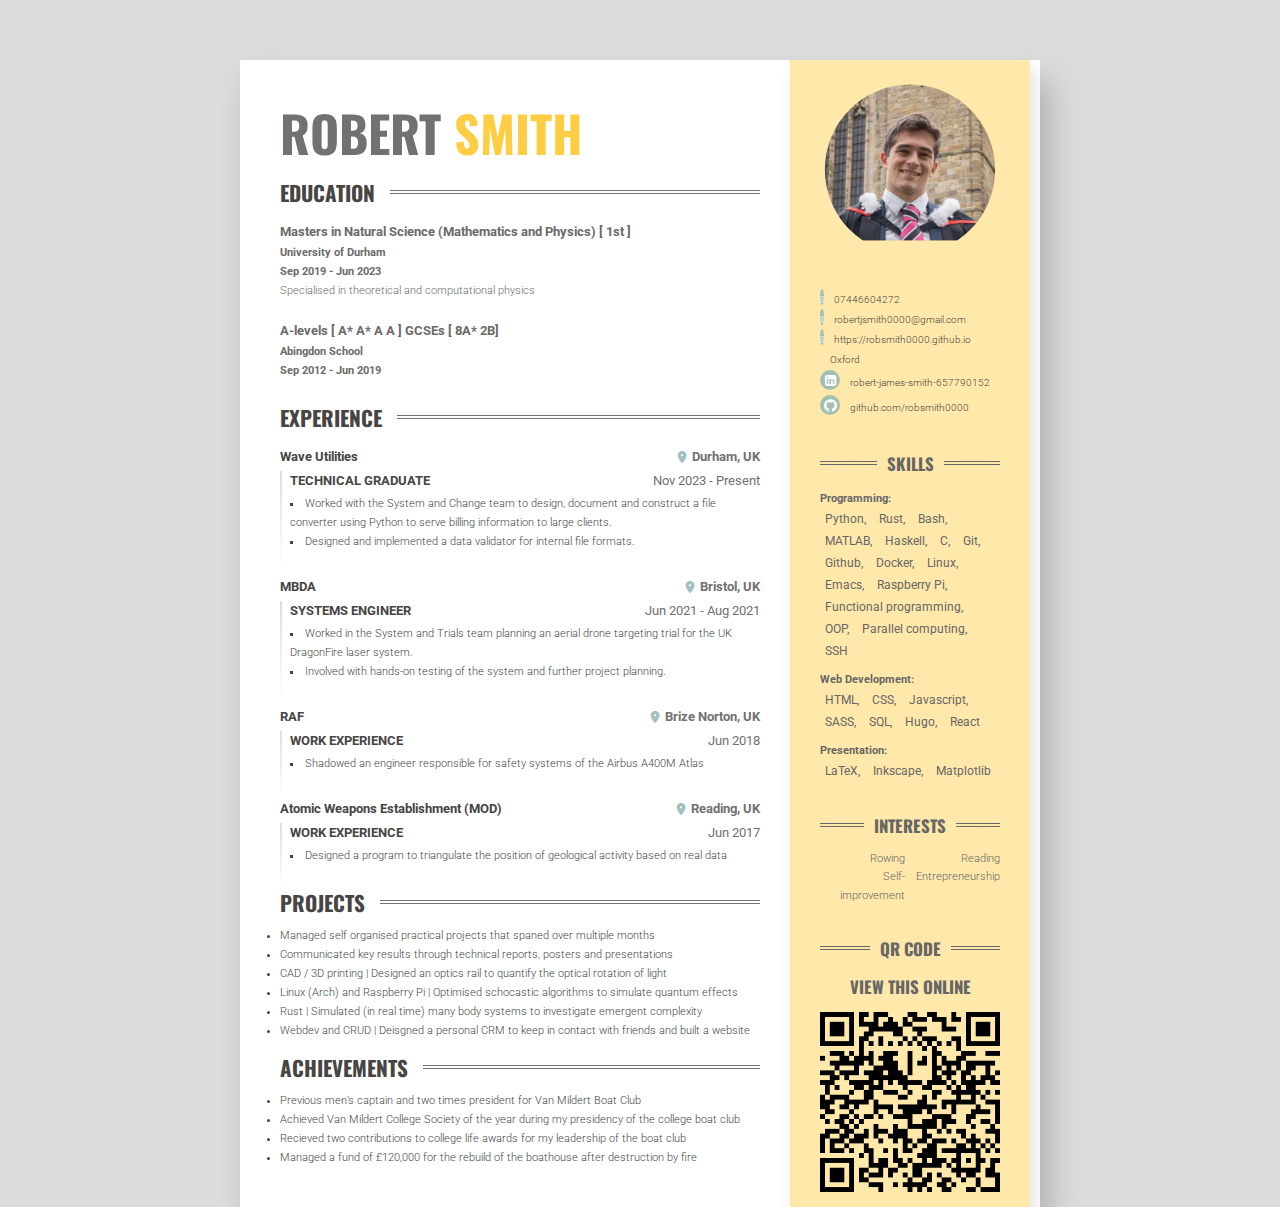
<file: posts/cv/index.html>
<!DOCTYPE html>
<html lang="en">



<head>
	<meta name="generator" content="Hugo 0.122.0">
    <meta charset="UTF-8">
    <meta name="viewport" content="width=device-width, initial-scale=1.0">
    <title>Robert Smith CV</title>
    
    <link href="img/favicon.ico" rel="icon">

    <link rel="canonical" href="https://example.com/" />
    <link rel="stylesheet" href="https://fonts.googleapis.com/css?family=Oswald" />
    <link rel="stylesheet" href="https://fonts.googleapis.com/css?family=Roboto" />
    <link rel="stylesheet" href="https://fonts.googleapis.com/icon?family=Material+Icons" />
    <link rel="stylesheet" href="https://cdnjs.cloudflare.com/ajax/libs/font-awesome/5.15.3/css/all.min.css"
        integrity="sha512-iBBXm8fW90+nuLcSKlbmrPcLa0OT92xO1BIsZ+ywDWZCvqsWgccV3gFoRBv0z+8dLJgyAHIhR35VZc2oM/gI1w=="
        crossorigin="anonymous" referrerpolicy="no-referrer" />
    <link rel="stylesheet" href="/posts/cv/style.main.min.20ca61f69aa3379511a6ec78429ed2536dc9553fe0f4dd7cab295502c21b2d00.css" integrity="sha256-IMph9pqjN5URpux4Qp7SU23JVT/g9N18qylVAsIbLQA="
        crossorigin="anonymous" media="screen,print" />

    
    <meta property="og:title" content="Robert Smith CV" />
    <meta property="og:url" content="https://example.com/" />
    <meta property="og:type" content="website" />
    
    <meta property="og:image" content="https://example.com/posts/cv/img/grad2.jpg" />
    
    
    

    
</head>

<body>
    <div class="content">
        
            <div class="content__left">
                
                <h1 class="mainHeading">Robert <span>Smith</span></h1>
                

                
<div id="education" class="section">
    <div class="section__heading">
        <h2 class="section__title">
            Education
        </h2>
    </div>
    <div class="section__content">
        
        <div class="education__item">
            <h3 class="education__title">Masters in Natural Science (Mathematics and Physics) [ 1st ]</h3>
            <h4 class="education__place">University of Durham</h4>
            <h4 class="education__date">Sep 2019 - Jun 2023</h4>
            <div class="education__description">Specialised in theoretical and computational physics</div>
            <div style="height: 10px;"></div>

        </div>
        
        <div class="education__item">
            <h3 class="education__title">A-levels [ A* A* A A ]  GCSEs [ 8A* 2B]</h3>
            <h4 class="education__place">Abingdon School</h4>
            <h4 class="education__date">Sep 2012 - Jun 2019</h4>
            <div class="education__description"></div>
            <div style="height: 10px;"></div>

        </div>
        
    </div>
</div>

                
<div id="experience" class="section">
    <div class="section__heading">
        <h2 class="section__title">Experience</h2>
    </div>
    <div class="section__content">
        <div class="experience">
            
            
            <div class="experience__item">
            
                <div class="experience__header">
                    <h3 class="experience__company">
                        Wave Utilities
                    </h3>
                    <h3 class="experience__place">Durham, UK</h3>
                </div>
                
                <div class="experience__job">
                    <div class="experience__subheader">
                        <h3 class="experience__position">
                            Technical Graduate
                        </h3>
                        <h3 class="experience__date">Nov 2023 - Present</h3>
                    </div>
                    <ul>
                        
                        <li class="experience__bullet">Worked with the System and Change team to design, document and construct a file converter using Python to serve billing information to large clients.</li>
                        
                        <li class="experience__bullet">Designed and implemented a data validator for internal file formats.</li>
                        
                    </ul>
                    <div class="experience__badges">
                        <ul>
                            
                        </ul>
                    </div>
                </div>
                
            </div>
            
            
            <div class="experience__item">
            
                <div class="experience__header">
                    <h3 class="experience__company">
                        MBDA
                    </h3>
                    <h3 class="experience__place">Bristol, UK</h3>
                </div>
                
                <div class="experience__job">
                    <div class="experience__subheader">
                        <h3 class="experience__position">
                            Systems Engineer
                        </h3>
                        <h3 class="experience__date">Jun 2021 - Aug 2021</h3>
                    </div>
                    <ul>
                        
                        <li class="experience__bullet">Worked in the System and Trials team planning an aerial drone targeting trial for the UK DragonFire laser system.</li>
                        
                        <li class="experience__bullet">Involved with hands-on testing of the system and further project planning.</li>
                        
                    </ul>
                    <div class="experience__badges">
                        <ul>
                            
                        </ul>
                    </div>
                </div>
                
            </div>
            
            
            <div class="experience__item">
            
                <div class="experience__header">
                    <h3 class="experience__company">
                        RAF
                    </h3>
                    <h3 class="experience__place">Brize Norton, UK</h3>
                </div>
                
                <div class="experience__job">
                    <div class="experience__subheader">
                        <h3 class="experience__position">
                            Work experience
                        </h3>
                        <h3 class="experience__date">Jun 2018</h3>
                    </div>
                    <ul>
                        
                        <li class="experience__bullet">Shadowed an engineer responsible for safety systems of the Airbus A400M Atlas</li>
                        
                    </ul>
                    <div class="experience__badges">
                        <ul>
                            
                        </ul>
                    </div>
                </div>
                
            </div>
            
            
            <div class="experience__item">
            
                <div class="experience__header">
                    <h3 class="experience__company">
                        Atomic Weapons Establishment (MOD)
                    </h3>
                    <h3 class="experience__place">Reading, UK</h3>
                </div>
                
                <div class="experience__job">
                    <div class="experience__subheader">
                        <h3 class="experience__position">
                            Work experience
                        </h3>
                        <h3 class="experience__date">Jun 2017</h3>
                    </div>
                    <ul>
                        
                        <li class="experience__bullet">Designed a program to triangulate the position of geological activity based on real data</li>
                        
                    </ul>
                    <div class="experience__badges">
                        <ul>
                            
                        </ul>
                    </div>
                </div>
                
            </div>
            
        </div>
    </div>
</div>


                

                

                
<div class="clickable" title="Check out my work!"
    onclick="openInNewTab('https://robsmith0000.github.io/posts/academic-work/')">
    <div id="test" class="section">
        <div class="section__heading">
            <h2 class="section__title">Projects</h2>
        </div>
        <div>
            <div class="list">
                
                <li>Managed self organised practical projects that spaned over multiple months</li>
                
                <li>Communicated key results through technical reports, posters and presentations</li>
                
                <li>CAD / 3D printing | Designed an optics rail to quantify the optical rotation of light</li>
                
                <li>Linux (Arch) and Raspberry Pi | Optimised schocastic algorithms to simulate quantum effects</li>
                
                <li>Rust | Simulated (in real time) many body systems to investigate emergent complexity</li>
                
                <li>Webdev and CRUD | Deisgned a personal CRM to keep in contact with friends and built a website</li>
                
            </div>
        </div>
    </div>
</div>


<script>
    function openInNewTab(url) {
        window.open(url, '_blank');
    }
</script>
                
<div id="test" class="section">
    <div class="section__heading">
        <h2 class="section__title">Achievements</h2>
    </div>
    <div>
        <div class="list">
            
            <li>Previous men’s captain and two times president for Van Mildert Boat Club</li>
            
            <li>Achieved Van Mildert College Society of the year during my presidency of the college boat club</li>
            
            <li>Recieved two contributions to college life awards for my leadership of the boat club</li>
            
            <li>Managed a fund of £120,000 for the rebuild of the boathouse after destruction by fire</li>
            
        </div>
    </div>
</div>


            </div>
            
                <div class="content__right">
                    
                    
    <div class="sideSection avatar">
        <div class="avatar__container">
            <img class="avatar__img" src="/posts/cv/img/grad2.jpg" alt="photo of me">
        </div>
    </div>

                    <link rel="stylesheet" href="https://cdnjs.cloudflare.com/ajax/libs/font-awesome/4.7.0/css/font-awesome.min.css">

<div class="sideSection contact">
    <ul>
        
        <li class="contact__item">
            <i class="fas fa-phone"></i><span><a href="tel:+07446604272">07446604272</a></span>
        </li>
        
        <li class="contact__item">
            <i class="fas fa-envelope"></i><span><a href="mailto:robertjsmith0000@gmail.com">robertjsmith0000@gmail.com</a></span>
        </li>
        
        <li class="contact__item">
            <i class="fas fa-globe"></i><span><a href="https://robsmith0000.github.io/" target="_blank">https://robsmith0000.github.io</a></span>
        </li>
        
        <li class="contact__item">
            <i class="fas fa-map-marker-alt"></i><span><a href="https://www.google.co.uk/maps/place/Oxford/@51.7503874,-1.3301595,12z/data=!3m1!4b1!4m6!3m5!1s0x48713380adc41faf:0xc820dba8cb547402!8m2!3d51.7520209!4d-1.2577263!16zL20vMDVsNW4?entry=ttu" target="_blank">Oxford</a></span>
        </li>
        
        <li class="contact__item">
            <i class="fa fa-linkedin-square"></i><span><a href="https://linkedin.com/in/robert-james-smith-657790152" target="_blank">robert-james-smith-657790152</a></span>
        </li>
        
        <li class="contact__item">
            <i class="fa fa-github"></i><span><a href="https://github.com/robsmith0000" target="_blank">github.com/robsmith0000</a></span>
        </li>
        
    </ul>
</div>

                    
<div class="sideSection">
    <div class="sideSection__heading">
        <h2 class="sideSection__title">Skills</h2>
    </div>
    <div class="sideSection__content">
        <ul class="skills">
            <li>
                
                <ul class="skills__group">
                    <span>Programming</span>
                    <br>
                    
                    <li>Python</li>
                    
                    <li>Rust</li>
                    
                    <li>Bash</li>
                    
                    <li>MATLAB</li>
                    
                    <li>Haskell</li>
                    
                    <li>C</li>
                    
                    <li>Git</li>
                    
                    <li>Github</li>
                    
                    <li>Docker</li>
                    
                    <li>Linux</li>
                    
                    <li>Emacs</li>
                    
                    <li>Raspberry Pi</li>
                    
                    <li>Functional programming</li>
                    
                    <li>OOP</li>
                    
                    <li>Parallel computing</li>
                    
                    <li>SSH</li>
                    
                </ul>
                
                <ul class="skills__group">
                    <span>Web Development</span>
                    <br>
                    
                    <li>HTML</li>
                    
                    <li>CSS</li>
                    
                    <li>Javascript</li>
                    
                    <li>SASS</li>
                    
                    <li>SQL</li>
                    
                    <li>Hugo</li>
                    
                    <li>React</li>
                    
                </ul>
                
                <ul class="skills__group">
                    <span>Presentation</span>
                    <br>
                    
                    <li>LaTeX</li>
                    
                    <li>Inkscape</li>
                    
                    <li>Matplotlib</li>
                    
                </ul>
                
            </li>
        </ul>
    </div>
</div>


                    

                    

                    
<div class="sideSection">
    <div class="sideSection__heading">
        <h2 class="sideSection__title">Interests</h2>
    </div>
    <div class="sideSection__content">
        <ul class="interests">
            
            <li class="interests__item">Rowing</li>
            
            <li class="interests__item">Self-improvement</li>
            
            <li class="interests__item">Reading</li>
            
            <li class="interests__item">Entrepreneurship</li>
            
        </ul>
    </div>
</div>


                    

<div class="sideSection">
    <div class="sideSection__heading">
        <h2 class="sideSection__title">QR code</h2>
    </div>
    <h2 class="center"> View this online</h2>
    <img src="/posts/cv/img/qrcode.png" alt="QR code" width=180>
</div>
                </div>
            </div>
</body>

</html>
</file>
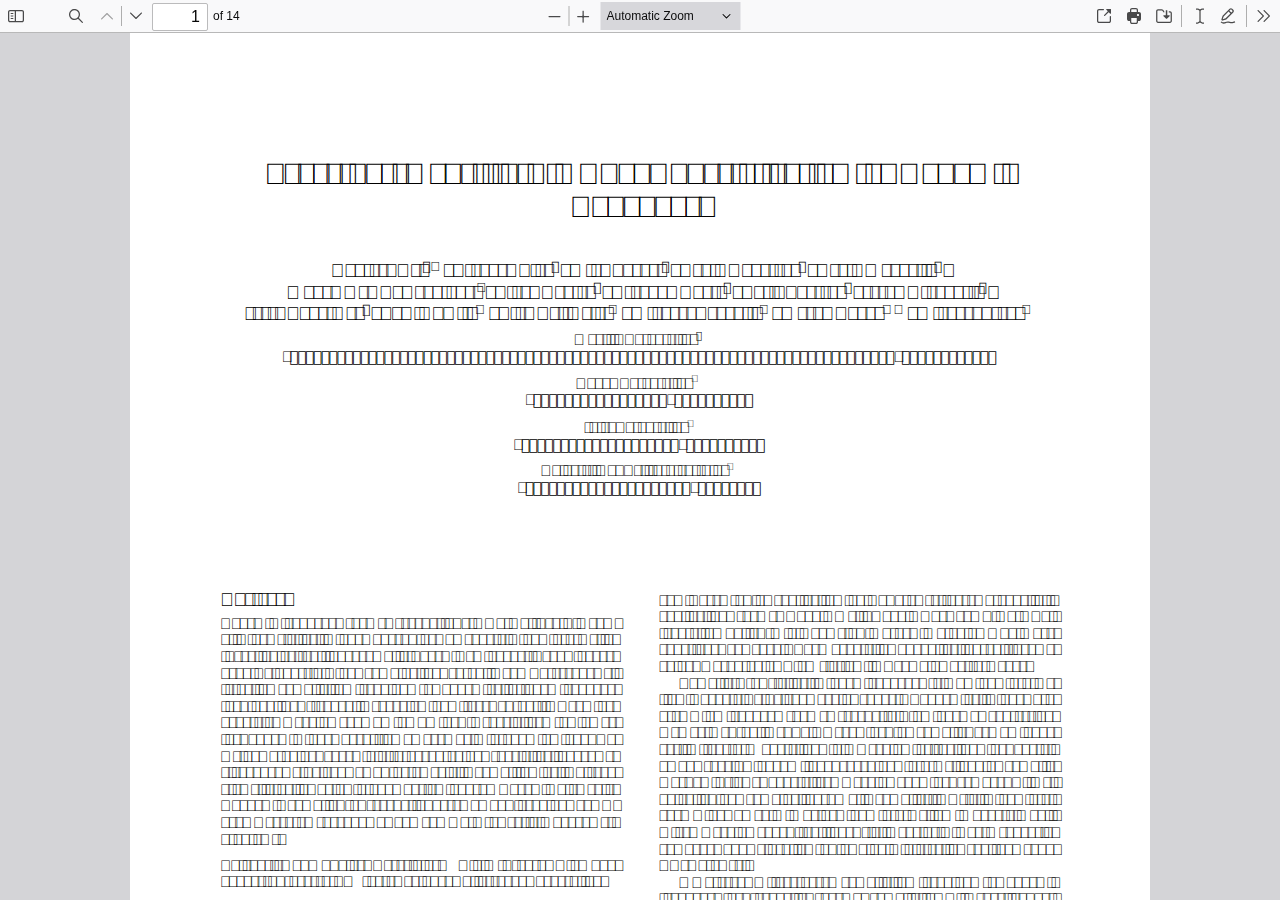
<file: js/pdf-js/web/viewer.html>
<!DOCTYPE html>
<!--
Copyright 2012 Mozilla Foundation

Licensed under the Apache License, Version 2.0 (the "License");
you may not use this file except in compliance with the License.
You may obtain a copy of the License at

    http://www.apache.org/licenses/LICENSE-2.0

Unless required by applicable law or agreed to in writing, software
distributed under the License is distributed on an "AS IS" BASIS,
WITHOUT WARRANTIES OR CONDITIONS OF ANY KIND, either express or implied.
See the License for the specific language governing permissions and
limitations under the License.

Adobe CMap resources are covered by their own copyright but the same license:

    Copyright 1990-2015 Adobe Systems Incorporated.

See https://github.com/adobe-type-tools/cmap-resources
-->
<html dir="ltr" mozdisallowselectionprint>
  <head>
    <meta charset="utf-8">
    <meta name="viewport" content="width=device-width, initial-scale=1, maximum-scale=1">
    <meta name="google" content="notranslate">
    <title>PDF.js viewer</title>

    <link rel="stylesheet" href="viewer.css">

<!-- This snippet is used in production (included from viewer.html) -->
<link rel="resource" type="application/l10n" href="locale/locale.properties">
<script src="../build/pdf.js"></script>

  <script src="viewer.js"></script>

  </head>

  <body tabindex="1">
    <div id="outerContainer">

      <div id="sidebarContainer">
        <div id="toolbarSidebar">
          <div id="toolbarSidebarLeft">
            <div id="sidebarViewButtons" class="splitToolbarButton toggled" role="radiogroup">
              <button id="viewThumbnail" class="toolbarButton toggled" title="Show Thumbnails" tabindex="2" data-l10n-id="thumbs" role="radio" aria-checked="true" aria-controls="thumbnailView">
                 <span data-l10n-id="thumbs_label">Thumbnails</span>
              </button>
              <button id="viewOutline" class="toolbarButton" title="Show Document Outline (double-click to expand/collapse all items)" tabindex="3" data-l10n-id="document_outline" role="radio" aria-checked="false" aria-controls="outlineView">
                 <span data-l10n-id="document_outline_label">Document Outline</span>
              </button>
              <button id="viewAttachments" class="toolbarButton" title="Show Attachments" tabindex="4" data-l10n-id="attachments" role="radio" aria-checked="false" aria-controls="attachmentsView">
                 <span data-l10n-id="attachments_label">Attachments</span>
              </button>
              <button id="viewLayers" class="toolbarButton" title="Show Layers (double-click to reset all layers to the default state)" tabindex="5" data-l10n-id="layers" role="radio" aria-checked="false" aria-controls="layersView">
                 <span data-l10n-id="layers_label">Layers</span>
              </button>
            </div>
          </div>

          <div id="toolbarSidebarRight">
            <div id="outlineOptionsContainer" class="hidden">
              <div class="verticalToolbarSeparator"></div>

              <button id="currentOutlineItem" class="toolbarButton" disabled="disabled" title="Find Current Outline Item" tabindex="6" data-l10n-id="current_outline_item">
                <span data-l10n-id="current_outline_item_label">Current Outline Item</span>
              </button>
            </div>
          </div>
        </div>
        <div id="sidebarContent">
          <div id="thumbnailView">
          </div>
          <div id="outlineView" class="hidden">
          </div>
          <div id="attachmentsView" class="hidden">
          </div>
          <div id="layersView" class="hidden">
          </div>
        </div>
        <div id="sidebarResizer"></div>
      </div>  <!-- sidebarContainer -->

      <div id="mainContainer">
        <div class="findbar hidden doorHanger" id="findbar">
          <div id="findbarInputContainer">
            <input id="findInput" class="toolbarField" title="Find" placeholder="Find in document…" tabindex="91" data-l10n-id="find_input" aria-invalid="false">
            <div class="splitToolbarButton">
              <button id="findPrevious" class="toolbarButton" title="Find the previous occurrence of the phrase" tabindex="92" data-l10n-id="find_previous">
                <span data-l10n-id="find_previous_label">Previous</span>
              </button>
              <div class="splitToolbarButtonSeparator"></div>
              <button id="findNext" class="toolbarButton" title="Find the next occurrence of the phrase" tabindex="93" data-l10n-id="find_next">
                <span data-l10n-id="find_next_label">Next</span>
              </button>
            </div>
          </div>

          <div id="findbarOptionsOneContainer">
            <input type="checkbox" id="findHighlightAll" class="toolbarField" tabindex="94">
            <label for="findHighlightAll" class="toolbarLabel" data-l10n-id="find_highlight">Highlight All</label>
            <input type="checkbox" id="findMatchCase" class="toolbarField" tabindex="95">
            <label for="findMatchCase" class="toolbarLabel" data-l10n-id="find_match_case_label">Match Case</label>
          </div>
          <div id="findbarOptionsTwoContainer">
            <input type="checkbox" id="findMatchDiacritics" class="toolbarField" tabindex="96">
            <label for="findMatchDiacritics" class="toolbarLabel" data-l10n-id="find_match_diacritics_label">Match Diacritics</label>
            <input type="checkbox" id="findEntireWord" class="toolbarField" tabindex="97">
            <label for="findEntireWord" class="toolbarLabel" data-l10n-id="find_entire_word_label">Whole Words</label>
          </div>

          <div id="findbarMessageContainer" aria-live="polite">
            <span id="findResultsCount" class="toolbarLabel"></span>
            <span id="findMsg" class="toolbarLabel"></span>
          </div>
        </div>  <!-- findbar -->

        <div class="editorParamsToolbar hidden doorHangerRight" id="editorFreeTextParamsToolbar">
          <div class="editorParamsToolbarContainer">
            <div class="editorParamsSetter">
              <label for="editorFreeTextColor" class="editorParamsLabel" data-l10n-id="editor_free_text_color">Color</label>
              <input type="color" id="editorFreeTextColor" class="editorParamsColor" tabindex="100">
            </div>
            <div class="editorParamsSetter">
              <label for="editorFreeTextFontSize" class="editorParamsLabel" data-l10n-id="editor_free_text_size">Size</label>
              <input type="range" id="editorFreeTextFontSize" class="editorParamsSlider" value="10" min="5" max="100" step="1" tabindex="101">
            </div>
          </div>
        </div>

        <div class="editorParamsToolbar hidden doorHangerRight" id="editorInkParamsToolbar">
          <div class="editorParamsToolbarContainer">
            <div class="editorParamsSetter">
              <label for="editorInkColor" class="editorParamsLabel" data-l10n-id="editor_ink_color">Color</label>
              <input type="color" id="editorInkColor" class="editorParamsColor" tabindex="102">
            </div>
            <div class="editorParamsSetter">
              <label for="editorInkThickness" class="editorParamsLabel" data-l10n-id="editor_ink_thickness">Thickness</label>
              <input type="range" id="editorInkThickness" class="editorParamsSlider" value="1" min="1" max="20" step="1" tabindex="103">
            </div>
            <div class="editorParamsSetter">
              <label for="editorInkOpacity" class="editorParamsLabel" data-l10n-id="editor_ink_opacity">Opacity</label>
              <input type="range" id="editorInkOpacity" class="editorParamsSlider" value="100" min="1" max="100" step="1" tabindex="104">
            </div>
          </div>
        </div>

        <div id="secondaryToolbar" class="secondaryToolbar hidden doorHangerRight">
          <div id="secondaryToolbarButtonContainer">
            <button id="secondaryOpenFile" class="secondaryToolbarButton visibleLargeView" title="Open File" tabindex="51" data-l10n-id="open_file">
              <span data-l10n-id="open_file_label">Open</span>
            </button>

            <button id="secondaryPrint" class="secondaryToolbarButton visibleMediumView" title="Print" tabindex="52" data-l10n-id="print">
              <span data-l10n-id="print_label">Print</span>
            </button>

            <button id="secondaryDownload" class="secondaryToolbarButton visibleMediumView" title="Save" tabindex="53" data-l10n-id="save">
              <span data-l10n-id="save_label">Save</span>
            </button>

            <div class="horizontalToolbarSeparator visibleLargeView"></div>

            <button id="presentationMode" class="secondaryToolbarButton" title="Switch to Presentation Mode" tabindex="54" data-l10n-id="presentation_mode">
              <span data-l10n-id="presentation_mode_label">Presentation Mode</span>
            </button>

            <a href="#" id="viewBookmark" class="secondaryToolbarButton" title="Current Page (View URL from Current Page)" tabindex="55" data-l10n-id="bookmark1">
              <span data-l10n-id="bookmark1_label">Current Page</span>
            </a>

            <div id="viewBookmarkSeparator" class="horizontalToolbarSeparator"></div>

            <button id="firstPage" class="secondaryToolbarButton" title="Go to First Page" tabindex="56" data-l10n-id="first_page">
              <span data-l10n-id="first_page_label">Go to First Page</span>
            </button>
            <button id="lastPage" class="secondaryToolbarButton" title="Go to Last Page" tabindex="57" data-l10n-id="last_page">
              <span data-l10n-id="last_page_label">Go to Last Page</span>
            </button>

            <div class="horizontalToolbarSeparator"></div>

            <button id="pageRotateCw" class="secondaryToolbarButton" title="Rotate Clockwise" tabindex="58" data-l10n-id="page_rotate_cw">
              <span data-l10n-id="page_rotate_cw_label">Rotate Clockwise</span>
            </button>
            <button id="pageRotateCcw" class="secondaryToolbarButton" title="Rotate Counterclockwise" tabindex="59" data-l10n-id="page_rotate_ccw">
              <span data-l10n-id="page_rotate_ccw_label">Rotate Counterclockwise</span>
            </button>

            <div class="horizontalToolbarSeparator"></div>

            <div id="cursorToolButtons" role="radiogroup">
              <button id="cursorSelectTool" class="secondaryToolbarButton toggled" title="Enable Text Selection Tool" tabindex="60" data-l10n-id="cursor_text_select_tool" role="radio" aria-checked="true">
                <span data-l10n-id="cursor_text_select_tool_label">Text Selection Tool</span>
              </button>
              <button id="cursorHandTool" class="secondaryToolbarButton" title="Enable Hand Tool" tabindex="61" data-l10n-id="cursor_hand_tool" role="radio" aria-checked="false">
                <span data-l10n-id="cursor_hand_tool_label">Hand Tool</span>
              </button>
            </div>

            <div class="horizontalToolbarSeparator"></div>

            <div id="scrollModeButtons" role="radiogroup">
              <button id="scrollPage" class="secondaryToolbarButton" title="Use Page Scrolling" tabindex="62" data-l10n-id="scroll_page" role="radio" aria-checked="false">
                <span data-l10n-id="scroll_page_label">Page Scrolling</span>
              </button>
              <button id="scrollVertical" class="secondaryToolbarButton toggled" title="Use Vertical Scrolling" tabindex="63" data-l10n-id="scroll_vertical" role="radio" aria-checked="true">
                <span data-l10n-id="scroll_vertical_label" >Vertical Scrolling</span>
              </button>
              <button id="scrollHorizontal" class="secondaryToolbarButton" title="Use Horizontal Scrolling" tabindex="64" data-l10n-id="scroll_horizontal" role="radio" aria-checked="false">
                <span data-l10n-id="scroll_horizontal_label">Horizontal Scrolling</span>
              </button>
              <button id="scrollWrapped" class="secondaryToolbarButton" title="Use Wrapped Scrolling" tabindex="65" data-l10n-id="scroll_wrapped" role="radio" aria-checked="false">
                <span data-l10n-id="scroll_wrapped_label">Wrapped Scrolling</span>
              </button>
            </div>

            <div class="horizontalToolbarSeparator"></div>

            <div id="spreadModeButtons" role="radiogroup">
              <button id="spreadNone" class="secondaryToolbarButton toggled" title="Do not join page spreads" tabindex="66" data-l10n-id="spread_none" role="radio" aria-checked="true">
                <span data-l10n-id="spread_none_label">No Spreads</span>
              </button>
              <button id="spreadOdd" class="secondaryToolbarButton" title="Join page spreads starting with odd-numbered pages" tabindex="67" data-l10n-id="spread_odd" role="radio" aria-checked="false">
                <span data-l10n-id="spread_odd_label">Odd Spreads</span>
              </button>
              <button id="spreadEven" class="secondaryToolbarButton" title="Join page spreads starting with even-numbered pages" tabindex="68" data-l10n-id="spread_even" role="radio" aria-checked="false">
                <span data-l10n-id="spread_even_label">Even Spreads</span>
              </button>
            </div>

            <div class="horizontalToolbarSeparator"></div>

            <button id="documentProperties" class="secondaryToolbarButton" title="Document Properties…" tabindex="69" data-l10n-id="document_properties" aria-controls="documentPropertiesDialog">
              <span data-l10n-id="document_properties_label">Document Properties…</span>
            </button>
          </div>
        </div>  <!-- secondaryToolbar -->

        <div class="toolbar">
          <div id="toolbarContainer">
            <div id="toolbarViewer">
              <div id="toolbarViewerLeft">
                <button id="sidebarToggle" class="toolbarButton" title="Toggle Sidebar" tabindex="11" data-l10n-id="toggle_sidebar" aria-expanded="false" aria-controls="sidebarContainer">
                  <span data-l10n-id="toggle_sidebar_label">Toggle Sidebar</span>
                </button>
                <div class="toolbarButtonSpacer"></div>
                <button id="viewFind" class="toolbarButton" title="Find in Document" tabindex="12" data-l10n-id="findbar" aria-expanded="false" aria-controls="findbar">
                  <span data-l10n-id="findbar_label">Find</span>
                </button>
                <div class="splitToolbarButton hiddenSmallView">
                  <button class="toolbarButton" title="Previous Page" id="previous" tabindex="13" data-l10n-id="previous">
                    <span data-l10n-id="previous_label">Previous</span>
                  </button>
                  <div class="splitToolbarButtonSeparator"></div>
                  <button class="toolbarButton" title="Next Page" id="next" tabindex="14" data-l10n-id="next">
                    <span data-l10n-id="next_label">Next</span>
                  </button>
                </div>
                <input type="number" id="pageNumber" class="toolbarField" title="Page" value="1" min="1" tabindex="15" data-l10n-id="page" autocomplete="off">
                <span id="numPages" class="toolbarLabel"></span>
              </div>
              <div id="toolbarViewerRight">
                <button id="openFile" class="toolbarButton hiddenLargeView" title="Open File" tabindex="31" data-l10n-id="open_file">
                  <span data-l10n-id="open_file_label">Open</span>
                </button>

                <button id="print" class="toolbarButton hiddenMediumView" title="Print" tabindex="32" data-l10n-id="print">
                  <span data-l10n-id="print_label">Print</span>
                </button>

                <button id="download" class="toolbarButton hiddenMediumView" title="Save" tabindex="33" data-l10n-id="save">
                  <span data-l10n-id="save_label">Save</span>
                </button>

                <div class="verticalToolbarSeparator hiddenMediumView"></div>

                <div id="editorModeButtons" class="splitToolbarButton toggled" role="radiogroup">
                  <button id="editorFreeText" class="toolbarButton" disabled="disabled" title="Text" role="radio" aria-checked="false" tabindex="34" data-l10n-id="editor_free_text2">
                    <span data-l10n-id="editor_free_text2_label">Text</span>
                  </button>
                  <button id="editorInk" class="toolbarButton" disabled="disabled" title="Draw" role="radio" aria-checked="false" tabindex="35" data-l10n-id="editor_ink2">
                    <span data-l10n-id="editor_ink2_label">Draw</span>
                  </button>
                </div>

                <div id="editorModeSeparator" class="verticalToolbarSeparator"></div>

                <button id="secondaryToolbarToggle" class="toolbarButton" title="Tools" tabindex="48" data-l10n-id="tools" aria-expanded="false" aria-controls="secondaryToolbar">
                  <span data-l10n-id="tools_label">Tools</span>
                </button>
              </div>
              <div id="toolbarViewerMiddle">
                <div class="splitToolbarButton">
                  <button id="zoomOut" class="toolbarButton" title="Zoom Out" tabindex="21" data-l10n-id="zoom_out">
                    <span data-l10n-id="zoom_out_label">Zoom Out</span>
                  </button>
                  <div class="splitToolbarButtonSeparator"></div>
                  <button id="zoomIn" class="toolbarButton" title="Zoom In" tabindex="22" data-l10n-id="zoom_in">
                    <span data-l10n-id="zoom_in_label">Zoom In</span>
                   </button>
                </div>
                <span id="scaleSelectContainer" class="dropdownToolbarButton">
                  <select id="scaleSelect" title="Zoom" tabindex="23" data-l10n-id="zoom">
                    <option id="pageAutoOption" title="" value="auto" selected="selected" data-l10n-id="page_scale_auto">Automatic Zoom</option>
                    <option id="pageActualOption" title="" value="page-actual" data-l10n-id="page_scale_actual">Actual Size</option>
                    <option id="pageFitOption" title="" value="page-fit" data-l10n-id="page_scale_fit">Page Fit</option>
                    <option id="pageWidthOption" title="" value="page-width" data-l10n-id="page_scale_width">Page Width</option>
                    <option id="customScaleOption" title="" value="custom" disabled="disabled" hidden="true"></option>
                    <option title="" value="0.5" data-l10n-id="page_scale_percent" data-l10n-args='{ "scale": 50 }'>50%</option>
                    <option title="" value="0.75" data-l10n-id="page_scale_percent" data-l10n-args='{ "scale": 75 }'>75%</option>
                    <option title="" value="1" data-l10n-id="page_scale_percent" data-l10n-args='{ "scale": 100 }'>100%</option>
                    <option title="" value="1.25" data-l10n-id="page_scale_percent" data-l10n-args='{ "scale": 125 }'>125%</option>
                    <option title="" value="1.5" data-l10n-id="page_scale_percent" data-l10n-args='{ "scale": 150 }'>150%</option>
                    <option title="" value="2" data-l10n-id="page_scale_percent" data-l10n-args='{ "scale": 200 }'>200%</option>
                    <option title="" value="3" data-l10n-id="page_scale_percent" data-l10n-args='{ "scale": 300 }'>300%</option>
                    <option title="" value="4" data-l10n-id="page_scale_percent" data-l10n-args='{ "scale": 400 }'>400%</option>
                  </select>
                </span>
              </div>
            </div>
            <div id="loadingBar">
              <div class="progress">
                <div class="glimmer">
                </div>
              </div>
            </div>
          </div>
        </div>

        <div id="viewerContainer" tabindex="0">
          <div id="viewer" class="pdfViewer"></div>
        </div>
      </div> <!-- mainContainer -->

      <div id="dialogContainer">
        <dialog id="passwordDialog">
          <div class="row">
            <label for="password" id="passwordText" data-l10n-id="password_label">Enter the password to open this PDF file:</label>
          </div>
          <div class="row">
            <input type="password" id="password" class="toolbarField">
          </div>
          <div class="buttonRow">
            <button id="passwordCancel" class="dialogButton"><span data-l10n-id="password_cancel">Cancel</span></button>
            <button id="passwordSubmit" class="dialogButton"><span data-l10n-id="password_ok">OK</span></button>
          </div>
        </dialog>
        <dialog id="documentPropertiesDialog">
          <div class="row">
            <span id="fileNameLabel" data-l10n-id="document_properties_file_name">File name:</span>
            <p id="fileNameField" aria-labelledby="fileNameLabel">-</p>
          </div>
          <div class="row">
            <span id="fileSizeLabel" data-l10n-id="document_properties_file_size">File size:</span>
            <p id="fileSizeField" aria-labelledby="fileSizeLabel">-</p>
          </div>
          <div class="separator"></div>
          <div class="row">
            <span id="titleLabel" data-l10n-id="document_properties_title">Title:</span>
            <p id="titleField" aria-labelledby="titleLabel">-</p>
          </div>
          <div class="row">
            <span id="authorLabel" data-l10n-id="document_properties_author">Author:</span>
            <p id="authorField" aria-labelledby="authorLabel">-</p>
          </div>
          <div class="row">
            <span id="subjectLabel" data-l10n-id="document_properties_subject">Subject:</span>
            <p id="subjectField" aria-labelledby="subjectLabel">-</p>
          </div>
          <div class="row">
            <span id="keywordsLabel" data-l10n-id="document_properties_keywords">Keywords:</span>
            <p id="keywordsField" aria-labelledby="keywordsLabel">-</p>
          </div>
          <div class="row">
            <span id="creationDateLabel" data-l10n-id="document_properties_creation_date">Creation Date:</span>
            <p id="creationDateField" aria-labelledby="creationDateLabel">-</p>
          </div>
          <div class="row">
            <span id="modificationDateLabel" data-l10n-id="document_properties_modification_date">Modification Date:</span>
            <p id="modificationDateField" aria-labelledby="modificationDateLabel">-</p>
          </div>
          <div class="row">
            <span id="creatorLabel" data-l10n-id="document_properties_creator">Creator:</span>
            <p id="creatorField" aria-labelledby="creatorLabel">-</p>
          </div>
          <div class="separator"></div>
          <div class="row">
            <span id="producerLabel" data-l10n-id="document_properties_producer">PDF Producer:</span>
            <p id="producerField" aria-labelledby="producerLabel">-</p>
          </div>
          <div class="row">
            <span id="versionLabel" data-l10n-id="document_properties_version">PDF Version:</span>
            <p id="versionField" aria-labelledby="versionLabel">-</p>
          </div>
          <div class="row">
            <span id="pageCountLabel" data-l10n-id="document_properties_page_count">Page Count:</span>
            <p id="pageCountField" aria-labelledby="pageCountLabel">-</p>
          </div>
          <div class="row">
            <span id="pageSizeLabel" data-l10n-id="document_properties_page_size">Page Size:</span>
            <p id="pageSizeField" aria-labelledby="pageSizeLabel">-</p>
          </div>
          <div class="separator"></div>
          <div class="row">
            <span id="linearizedLabel" data-l10n-id="document_properties_linearized">Fast Web View:</span>
            <p id="linearizedField" aria-labelledby="linearizedLabel">-</p>
          </div>
          <div class="buttonRow">
            <button id="documentPropertiesClose" class="dialogButton"><span data-l10n-id="document_properties_close">Close</span></button>
          </div>
        </dialog>
        <dialog id="printServiceDialog" style="min-width: 200px;">
          <div class="row">
            <span data-l10n-id="print_progress_message">Preparing document for printing…</span>
          </div>
          <div class="row">
            <progress value="0" max="100"></progress>
            <span data-l10n-id="print_progress_percent" data-l10n-args='{ "progress": 0 }' class="relative-progress">0%</span>
          </div>
          <div class="buttonRow">
            <button id="printCancel" class="dialogButton"><span data-l10n-id="print_progress_close">Cancel</span></button>
          </div>
        </dialog>
      </div>  <!-- dialogContainer -->

    </div> <!-- outerContainer -->
    <div id="printContainer"></div>

    <input type="file" id="fileInput" class="hidden">
  </body>
</html>
</file>
<file: posts/cv/style.main.min.20ca61f69aa3379511a6ec78429ed2536dc9553fe0f4dd7cab295502c21b2d00.css>
.content{position:absolute;overflow:hidden}.content__left{float:left;width:56rem;height:100%;padding:3rem 4rem}.content__right{position:absolute;float:right;width:24rem;background-color:#ffe8aa;color:#666;height:100%;padding:2rem 3rem;right:1rem;-webkit-box-shadow:.5rem 1rem 1.5rem rgba(71,68,68,.15);-moz-box-shadow:.5rem 1rem 1.5rem rgba(71,68,68,.15);box-shadow:.5rem 1rem 1.5rem rgba(71,68,68,.15)}.content__swapped__left{float:right}.content__swapped__right{float:left;left:1rem}*,*::after,*::before{margin:0;padding:0;box-sizing:inherit}html{font-size:62.5%;background-color:#ddd}@media print{html{background-color:#fff}}.content{width:80rem;min-height:113.16129036rem;background-color:#fff}@media screen and (min-width:60rem){.content{margin:6rem 0;-webkit-box-shadow:1rem 2rem 3rem rgba(71,68,68,.3);-moz-box-shadow:1rem 2rem 3rem rgba(71,68,68,.3);box-shadow:1rem 2rem 3rem rgba(71,68,68,.3);position:absolute;left:50%;transform:translateX(-50%)}}@media print{.content{margin:0;height:113.16129036rem}}body{box-sizing:border-box;margin:0}@media print{@page{margin:0;size:A4}}::selection{color:#fff;background-color:rgba(255,191,16,.6)}body{font-family:roboto,sans-serif;font-weight:300;line-height:1.7;font-size:1.12rem;color:#474444}.mainHeading{text-transform:uppercase;font-size:5rem;color:#727070}.mainHeading span{color:#ffcd43}.section__title{font-size:2.1rem;color:#474444}h1,h2{text-transform:uppercase;font-family:oswald,sans-serif}.section{display:block;margin-bottom:1rem}.section__heading{width:100%;overflow:hidden}.section__title{position:relative}.section__title::after{content:'';position:absolute;border-top:1px solid;border-bottom:1px solid;border-color:#727070;width:50rem;height:4px;margin-left:1.5rem;margin-top:1.5rem;transition:all .5s ease-in-out}.section__title:hover::after{border-color:#ffcd43}.sideSection{display:block;margin-bottom:3rem}@media print{.sideSection{page-break-inside:avoid}}.sideSection__heading{width:100%;overflow:hidden;text-align:center;margin-bottom:1rem;color:#666}.sideSection__title{position:relative}.sideSection__title::after,.sideSection__title::before{content:'';position:absolute;border-top:1px solid #666;border-bottom:1px solid #666;width:10rem;height:4px;margin-top:1.1rem}.sideSection__title::after{margin-left:1rem}.sideSection__title::before{margin-left:-11rem}.sideSection li{list-style:none}.experience__extra_padding{padding-top:1rem!important}.experience__item{display:block;position:relative;margin-bottom:10px;margin-top:10px}@media print{.experience__item{page-break-inside:avoid}}.experience__item:not(:first-child){padding-top:.5rem}.experience__item::before{content:"";height:90%;width:1.5px;position:absolute;background:linear-gradient(#ddd,rgba(255,255,255,0));margin-top:25px}.experience__header,.experience__subheader{display:flex;width:100%;height:2.4rem}.experience__job{position:relative;transition:transform .3s cubic-bezier(.63,.21,.76,1.58);margin-bottom:2rem}.experience__job:hover{transform:translateX(.8rem)}.experience__company,.experience__position{text-align:left;width:70%;float:left}.experience__company{color:#474444}.experience__position{text-transform:uppercase;font-size:1.3rem;color:#474444;margin-left:1rem}.experience__date,.experience__place{float:right;text-align:right;width:30%;color:#727070}.experience__date{font-weight:400}.experience__place::before{font-family:material icons;color:#a3bfbf;font-size:1.4rem;content:'place';display:inline-block;padding-right:3px;vertical-align:middle;font-weight:900}.experience__bullet{list-style:square inside;margin-left:1rem}.experience__badges{display:block;text-align:right;margin-top:.5rem;margin-bottom:.5rem}.experience__badge{font-size:.9rem;font-weight:400;display:inline-block;background-color:#a3bfbf;color:#fff;border-radius:1rem;padding:.1rem .6rem}.education__item{position:relative;opacity:.8;transition:opacity 430ms;padding-top:1rem}@media print{.education__item{page-break-inside:avoid}}.education__item:hover{opacity:1}.references__item{display:inline-block;min-width:49%}@media print{.references__item{page-break-inside:avoid}}.references__item:not(:first-child){padding-top:1.5rem}.references__header,.references__subheader{display:block;width:100%}.references__subheader{margin-bottom:.5rem}.references__person{position:relative;transition:transform .2s cubic-bezier(.63,.21,.76,1.58)}.references__person:hover{transform:translateX(.5rem)}.references__name,.references__relation{text-align:left;width:100%;color:#474444}.references__contact{position:relative;font-size:1rem}.references__contact>i{background-color:#a3bfbf;color:#fff;font-size:1rem;text-align:center;border-radius:50%;padding-top:.5rem;width:2rem;height:2rem;margin-right:.5rem;margin-bottom:.5rem}.references__contact>span{position:absolute;top:50%;transform:translateY(-50%);min-height:1.5rem;line-height:1.2rem}.references li{list-style:none}.contact{line-height:2rem}.contact__item{position:relative;font-size:1rem}.contact__item>i{background-color:#a3bfb1;color:#fff;font-size:1rem;text-align:center;border-radius:50%;padding-top:.5rem;width:2rem;height:2rem;margin-right:.5rem;margin-bottom:.5rem}.contact__item>span{position:absolute;top:50%;transform:translateY(-50%)}.contact__item>span>a{padding:1px 5px;border-radius:7px;position:relative;text-decoration:none;color:#474444;transition:all .3s ease-in-out}.contact__item>span>a:hover{background-color:#ffcd43;color:#fff}.contact__link{text-decoration:none;color:#474444}.sideSection.contact .contact__item:nth-last-child(-n+2) i{font-size:1.3rem;text-align:center;padding-top:3.9px}.sideSection.contact .contact__item:nth-last-child(-n+1) i{font-size:1.5rem;text-align:center;padding-top:2.5px}.avatar{width:100%;height:18rem;position:relative;overflow:hidden}.avatar__container{position:absolute;left:50%;transform:translateX(-50%);width:100%;clip-path:circle(50% at 50% 56%);height:16rem;text-align:center;transition:all .3s cubic-bezier(.63,.21,.76,1.58)}.avatar__container:hover{width:110%}.avatar__img{object-fit:cover;width:110%;transition:all .3s cubic-bezier(.63,.21,.76,1.58);position:absolute;top:50%;left:50%;transform:translateX(-50%)translateY(-50%)}.avatar__img:hover{width:105%}.skills__group{margin-bottom:.8rem}.skills__group span{font-weight:700;display:inline-block}.skills__group span::after{content:":"}.skills__group span:hover~li{background-color:#ffcd43;color:#fff}.skills__group li{display:inline-block;font-size:105%;font-weight:400;transition:all .2s ease-in-out;padding:1px 5px;border-radius:7px}.skills__group li:not(:last-child)::after{content:", "}.skills__group li:hover{background-color:#ffcd43;color:#fff}.language__item{display:table;width:100%}.language__name,.language__level{display:table-cell;width:50%}.language__level{text-align:right}.interests{display:block;-moz-column-count:2;column-count:2;width:100%;text-align:right}@media print{.interests{page-break-inside:avoid}}.interests__item{transition:transform .5s ease-in-out;font-size:10.7px}.interests__item:hover{transform:scale(1.05)}.pageNotFound{padding-top:8rem;position:absolute;left:50%;transform:translateX(-50%)}.pageNotFound__text{padding-top:3rem}.list{padding-top:1%}.clickable{cursor:pointer}@keyframes wobble{0%,100%{transform:rotate(0)}15%,30%,45%,60%,75%{transform:rotate(-1deg)}25%,40%,55%,70%{transform:rotate(1deg)}}.clickable{transition:transform 4.1s ease-in-out}.clickable:hover{animation:wobble 1.7s ease-in-out}.center{text-align:center;padding-bottom:10px}
</file>
<file: js/pdf-js/web/viewer.css>
/* Copyright 2014 Mozilla Foundation
 *
 * Licensed under the Apache License, Version 2.0 (the "License");
 * you may not use this file except in compliance with the License.
 * You may obtain a copy of the License at
 *
 *     http://www.apache.org/licenses/LICENSE-2.0
 *
 * Unless required by applicable law or agreed to in writing, software
 * distributed under the License is distributed on an "AS IS" BASIS,
 * WITHOUT WARRANTIES OR CONDITIONS OF ANY KIND, either express or implied.
 * See the License for the specific language governing permissions and
 * limitations under the License.
 */

:root {
  --highlight-bg-color: rgba(180, 0, 170, 1);
  --highlight-selected-bg-color: rgba(0, 100, 0, 1);
}

@media screen and (forced-colors: active) {
  :root {
    --highlight-bg-color: Highlight;
    --highlight-selected-bg-color: ButtonText;
  }
}

.textLayer {
  position: absolute;
  text-align: initial;
  left: 0;
  top: 0;
  right: 0;
  bottom: 0;
  overflow: hidden;
  opacity: 0.25;
  line-height: 1;
  -webkit-text-size-adjust: none;
     -moz-text-size-adjust: none;
          text-size-adjust: none;
  forced-color-adjust: none;
  transform-origin: 0 0;
  z-index: 2;
}

.textLayer span,
.textLayer br {
  color: transparent;
  position: absolute;
  white-space: pre;
  cursor: text;
  transform-origin: 0% 0%;
}

/* Only necessary in Google Chrome, see issue 14205, and most unfortunately
 * the problem doesn't show up in "text" reference tests. */
.textLayer span.markedContent {
  top: 0;
  height: 0;
}

.textLayer .highlight {
  margin: -1px;
  padding: 1px;
  background-color: var(--highlight-bg-color);
  border-radius: 4px;
}

.textLayer .highlight.appended {
  position: initial;
}

.textLayer .highlight.begin {
  border-radius: 4px 0 0 4px;
}

.textLayer .highlight.end {
  border-radius: 0 4px 4px 0;
}

.textLayer .highlight.middle {
  border-radius: 0;
}

.textLayer .highlight.selected {
  background-color: var(--highlight-selected-bg-color);
}

.textLayer ::-moz-selection {
  background: blue;
  background: AccentColor;
}

.textLayer ::selection {
  background: blue;
  background: AccentColor;
}

/* Avoids https://github.com/mozilla/pdf.js/issues/13840 in Chrome */
.textLayer br::-moz-selection {
  background: transparent;
}
.textLayer br::selection {
  background: transparent;
}

.textLayer .endOfContent {
  display: block;
  position: absolute;
  left: 0;
  top: 100%;
  right: 0;
  bottom: 0;
  z-index: -1;
  cursor: default;
  -webkit-user-select: none;
     -moz-user-select: none;
          user-select: none;
}

.textLayer .endOfContent.active {
  top: 0;
}


:root {
  --annotation-unfocused-field-background: url("data:image/svg+xml;charset=UTF-8,<svg width='1px' height='1px' xmlns='http://www.w3.org/2000/svg'><rect width='100%' height='100%' style='fill:rgba(0, 54, 255, 0.13);'/></svg>");
  --input-focus-border-color: Highlight;
  --input-focus-outline: 1px solid Canvas;
  --input-unfocused-border-color: transparent;
  --input-disabled-border-color: transparent;
  --input-hover-border-color: black;
  --link-outline: none;
}

@media screen and (forced-colors: active) {
  :root {
    --input-focus-border-color: CanvasText;
    --input-unfocused-border-color: ActiveText;
    --input-disabled-border-color: GrayText;
    --input-hover-border-color: Highlight;
    --link-outline: 1.5px solid LinkText;
  }
  .annotationLayer .textWidgetAnnotation input:required,
  .annotationLayer .textWidgetAnnotation textarea:required,
  .annotationLayer .choiceWidgetAnnotation select:required,
  .annotationLayer .buttonWidgetAnnotation.checkBox input:required,
  .annotationLayer .buttonWidgetAnnotation.radioButton input:required {
    outline: 1.5px solid selectedItem;
  }

  .annotationLayer .linkAnnotation:hover {
    -webkit-backdrop-filter: invert(100%);
            backdrop-filter: invert(100%);
  }
}

.annotationLayer {
  position: absolute;
  top: 0;
  left: 0;
  pointer-events: none;
  transform-origin: 0 0;
  z-index: 3;
}

.annotationLayer section {
  position: absolute;
  text-align: initial;
  pointer-events: auto;
  box-sizing: border-box;
  transform-origin: 0 0;
}

.annotationLayer .linkAnnotation {
  outline: var(--link-outline);
}

.annotationLayer .linkAnnotation > a,
.annotationLayer .buttonWidgetAnnotation.pushButton > a {
  position: absolute;
  font-size: 1em;
  top: 0;
  left: 0;
  width: 100%;
  height: 100%;
}

.annotationLayer .buttonWidgetAnnotation.pushButton > canvas {
  width: 100%;
  height: 100%;
}

.annotationLayer .linkAnnotation > a:hover,
.annotationLayer .buttonWidgetAnnotation.pushButton > a:hover {
  opacity: 0.2;
  background: rgba(255, 255, 0, 1);
  box-shadow: 0 2px 10px rgba(255, 255, 0, 1);
}

.annotationLayer .textAnnotation img {
  position: absolute;
  cursor: pointer;
  width: 100%;
  height: 100%;
}

.annotationLayer .textWidgetAnnotation input,
.annotationLayer .textWidgetAnnotation textarea,
.annotationLayer .choiceWidgetAnnotation select,
.annotationLayer .buttonWidgetAnnotation.checkBox input,
.annotationLayer .buttonWidgetAnnotation.radioButton input {
  background-image: var(--annotation-unfocused-field-background);
  border: 2px solid var(--input-unfocused-border-color);
  box-sizing: border-box;
  font: calc(9px * var(--scale-factor)) sans-serif;
  height: 100%;
  margin: 0;
  vertical-align: top;
  width: 100%;
}

.annotationLayer .textWidgetAnnotation input:required,
.annotationLayer .textWidgetAnnotation textarea:required,
.annotationLayer .choiceWidgetAnnotation select:required,
.annotationLayer .buttonWidgetAnnotation.checkBox input:required,
.annotationLayer .buttonWidgetAnnotation.radioButton input:required {
  outline: 1.5px solid red;
}

.annotationLayer .choiceWidgetAnnotation select option {
  padding: 0;
}

.annotationLayer .buttonWidgetAnnotation.radioButton input {
  border-radius: 50%;
}

.annotationLayer .textWidgetAnnotation textarea {
  resize: none;
}

.annotationLayer .textWidgetAnnotation input[disabled],
.annotationLayer .textWidgetAnnotation textarea[disabled],
.annotationLayer .choiceWidgetAnnotation select[disabled],
.annotationLayer .buttonWidgetAnnotation.checkBox input[disabled],
.annotationLayer .buttonWidgetAnnotation.radioButton input[disabled] {
  background: none;
  border: 2px solid var(--input-disabled-border-color);
  cursor: not-allowed;
}

.annotationLayer .textWidgetAnnotation input:hover,
.annotationLayer .textWidgetAnnotation textarea:hover,
.annotationLayer .choiceWidgetAnnotation select:hover,
.annotationLayer .buttonWidgetAnnotation.checkBox input:hover,
.annotationLayer .buttonWidgetAnnotation.radioButton input:hover {
  border: 2px solid var(--input-hover-border-color);
}
.annotationLayer .textWidgetAnnotation input:hover,
.annotationLayer .textWidgetAnnotation textarea:hover,
.annotationLayer .choiceWidgetAnnotation select:hover,
.annotationLayer .buttonWidgetAnnotation.checkBox input:hover {
  border-radius: 2px;
}

.annotationLayer .textWidgetAnnotation input:focus,
.annotationLayer .textWidgetAnnotation textarea:focus,
.annotationLayer .choiceWidgetAnnotation select:focus {
  background: none;
  border: 2px solid var(--input-focus-border-color);
  border-radius: 2px;
  outline: var(--input-focus-outline);
}

.annotationLayer .buttonWidgetAnnotation.checkBox :focus,
.annotationLayer .buttonWidgetAnnotation.radioButton :focus {
  background-image: none;
  background-color: transparent;
}

.annotationLayer .buttonWidgetAnnotation.checkBox :focus {
  border: 2px solid var(--input-focus-border-color);
  border-radius: 2px;
  outline: var(--input-focus-outline);
}

.annotationLayer .buttonWidgetAnnotation.radioButton :focus {
  border: 2px solid var(--input-focus-border-color);
  outline: var(--input-focus-outline);
}

.annotationLayer .buttonWidgetAnnotation.checkBox input:checked:before,
.annotationLayer .buttonWidgetAnnotation.checkBox input:checked:after,
.annotationLayer .buttonWidgetAnnotation.radioButton input:checked:before {
  background-color: CanvasText;
  content: "";
  display: block;
  position: absolute;
}

.annotationLayer .buttonWidgetAnnotation.checkBox input:checked:before,
.annotationLayer .buttonWidgetAnnotation.checkBox input:checked:after {
  height: 80%;
  left: 45%;
  width: 1px;
}

.annotationLayer .buttonWidgetAnnotation.checkBox input:checked:before {
  transform: rotate(45deg);
}

.annotationLayer .buttonWidgetAnnotation.checkBox input:checked:after {
  transform: rotate(-45deg);
}

.annotationLayer .buttonWidgetAnnotation.radioButton input:checked:before {
  border-radius: 50%;
  height: 50%;
  left: 30%;
  top: 20%;
  width: 50%;
}

.annotationLayer .textWidgetAnnotation input.comb {
  font-family: monospace;
  padding-left: 2px;
  padding-right: 0;
}

.annotationLayer .textWidgetAnnotation input.comb:focus {
  /*
   * Letter spacing is placed on the right side of each character. Hence, the
   * letter spacing of the last character may be placed outside the visible
   * area, causing horizontal scrolling. We avoid this by extending the width
   * when the element has focus and revert this when it loses focus.
   */
  width: 103%;
}

.annotationLayer .buttonWidgetAnnotation.checkBox input,
.annotationLayer .buttonWidgetAnnotation.radioButton input {
  -webkit-appearance: none;
     -moz-appearance: none;
          appearance: none;
}

.annotationLayer .popupTriggerArea {
  height: 100%;
  width: 100%;
}

.annotationLayer .popupWrapper {
  position: absolute;
  font-size: calc(9px * var(--scale-factor));
  width: 100%;
  min-width: calc(180px * var(--scale-factor));
  pointer-events: none;
}

.annotationLayer .popup {
  position: absolute;
  max-width: calc(180px * var(--scale-factor));
  background-color: rgba(255, 255, 153, 1);
  box-shadow: 0 calc(2px * var(--scale-factor)) calc(5px * var(--scale-factor))
    rgba(136, 136, 136, 1);
  border-radius: calc(2px * var(--scale-factor));
  padding: calc(6px * var(--scale-factor));
  margin-left: calc(5px * var(--scale-factor));
  cursor: pointer;
  font: message-box;
  white-space: normal;
  word-wrap: break-word;
  pointer-events: auto;
}

.annotationLayer .popup > * {
  font-size: calc(9px * var(--scale-factor));
}

.annotationLayer .popup h1 {
  display: inline-block;
}

.annotationLayer .popupDate {
  display: inline-block;
  margin-left: calc(5px * var(--scale-factor));
}

.annotationLayer .popupContent {
  border-top: 1px solid rgba(51, 51, 51, 1);
  margin-top: calc(2px * var(--scale-factor));
  padding-top: calc(2px * var(--scale-factor));
}

.annotationLayer .richText > * {
  white-space: pre-wrap;
  font-size: calc(9px * var(--scale-factor));
}

.annotationLayer .highlightAnnotation,
.annotationLayer .underlineAnnotation,
.annotationLayer .squigglyAnnotation,
.annotationLayer .strikeoutAnnotation,
.annotationLayer .freeTextAnnotation,
.annotationLayer .lineAnnotation svg line,
.annotationLayer .squareAnnotation svg rect,
.annotationLayer .circleAnnotation svg ellipse,
.annotationLayer .polylineAnnotation svg polyline,
.annotationLayer .polygonAnnotation svg polygon,
.annotationLayer .caretAnnotation,
.annotationLayer .inkAnnotation svg polyline,
.annotationLayer .stampAnnotation,
.annotationLayer .fileAttachmentAnnotation {
  cursor: pointer;
}

.annotationLayer section svg {
  position: absolute;
  width: 100%;
  height: 100%;
}

.annotationLayer .annotationTextContent {
  position: absolute;
  width: 100%;
  height: 100%;
  opacity: 0;
  color: transparent;
  -webkit-user-select: none;
     -moz-user-select: none;
          user-select: none;
  pointer-events: none;
}

.annotationLayer .annotationTextContent span {
  width: 100%;
  display: inline-block;
}


:root {
  --xfa-unfocused-field-background: url("data:image/svg+xml;charset=UTF-8,<svg width='1px' height='1px' xmlns='http://www.w3.org/2000/svg'><rect width='100%' height='100%' style='fill:rgba(0, 54, 255, 0.13);'/></svg>");
  --xfa-focus-outline: auto;
}

@media screen and (forced-colors: active) {
  :root {
    --xfa-focus-outline: 2px solid CanvasText;
  }
  .xfaLayer *:required {
    outline: 1.5px solid selectedItem;
  }
}

.xfaLayer {
  background-color: transparent;
}

.xfaLayer .highlight {
  margin: -1px;
  padding: 1px;
  background-color: rgba(239, 203, 237, 1);
  border-radius: 4px;
}

.xfaLayer .highlight.appended {
  position: initial;
}

.xfaLayer .highlight.begin {
  border-radius: 4px 0 0 4px;
}

.xfaLayer .highlight.end {
  border-radius: 0 4px 4px 0;
}

.xfaLayer .highlight.middle {
  border-radius: 0;
}

.xfaLayer .highlight.selected {
  background-color: rgba(203, 223, 203, 1);
}

.xfaPage {
  overflow: hidden;
  position: relative;
}

.xfaContentarea {
  position: absolute;
}

.xfaPrintOnly {
  display: none;
}

.xfaLayer {
  position: absolute;
  text-align: initial;
  top: 0;
  left: 0;
  transform-origin: 0 0;
  line-height: 1.2;
}

.xfaLayer * {
  color: inherit;
  font: inherit;
  font-style: inherit;
  font-weight: inherit;
  font-kerning: inherit;
  letter-spacing: -0.01px;
  text-align: inherit;
  text-decoration: inherit;
  box-sizing: border-box;
  background-color: transparent;
  padding: 0;
  margin: 0;
  pointer-events: auto;
  line-height: inherit;
}

.xfaLayer *:required {
  outline: 1.5px solid red;
}

.xfaLayer div {
  pointer-events: none;
}

.xfaLayer svg {
  pointer-events: none;
}

.xfaLayer svg * {
  pointer-events: none;
}

.xfaLayer a {
  color: blue;
}

.xfaRich li {
  margin-left: 3em;
}

.xfaFont {
  color: black;
  font-weight: normal;
  font-kerning: none;
  font-size: 10px;
  font-style: normal;
  letter-spacing: 0;
  text-decoration: none;
  vertical-align: 0;
}

.xfaCaption {
  overflow: hidden;
  flex: 0 0 auto;
}

.xfaCaptionForCheckButton {
  overflow: hidden;
  flex: 1 1 auto;
}

.xfaLabel {
  height: 100%;
  width: 100%;
}

.xfaLeft {
  display: flex;
  flex-direction: row;
  align-items: center;
}

.xfaRight {
  display: flex;
  flex-direction: row-reverse;
  align-items: center;
}

.xfaLeft > .xfaCaption,
.xfaLeft > .xfaCaptionForCheckButton,
.xfaRight > .xfaCaption,
.xfaRight > .xfaCaptionForCheckButton {
  max-height: 100%;
}

.xfaTop {
  display: flex;
  flex-direction: column;
  align-items: flex-start;
}

.xfaBottom {
  display: flex;
  flex-direction: column-reverse;
  align-items: flex-start;
}

.xfaTop > .xfaCaption,
.xfaTop > .xfaCaptionForCheckButton,
.xfaBottom > .xfaCaption,
.xfaBottom > .xfaCaptionForCheckButton {
  width: 100%;
}

.xfaBorder {
  background-color: transparent;
  position: absolute;
  pointer-events: none;
}

.xfaWrapped {
  width: 100%;
  height: 100%;
}

.xfaTextfield:focus,
.xfaSelect:focus {
  background-image: none;
  background-color: transparent;
  outline: var(--xfa-focus-outline);
  outline-offset: -1px;
}

.xfaCheckbox:focus,
.xfaRadio:focus {
  outline: var(--xfa-focus-outline);
}

.xfaTextfield,
.xfaSelect {
  height: 100%;
  width: 100%;
  flex: 1 1 auto;
  border: none;
  resize: none;
  background-image: var(--xfa-unfocused-field-background);
}

.xfaSelect {
  padding-inline: 2px;
}

.xfaTop > .xfaTextfield,
.xfaTop > .xfaSelect,
.xfaBottom > .xfaTextfield,
.xfaBottom > .xfaSelect {
  flex: 0 1 auto;
}

.xfaButton {
  cursor: pointer;
  width: 100%;
  height: 100%;
  border: none;
  text-align: center;
}

.xfaLink {
  width: 100%;
  height: 100%;
  position: absolute;
  top: 0;
  left: 0;
}

.xfaCheckbox,
.xfaRadio {
  width: 100%;
  height: 100%;
  flex: 0 0 auto;
  border: none;
}

.xfaRich {
  white-space: pre-wrap;
  width: 100%;
  height: 100%;
}

.xfaImage {
  -o-object-position: left top;
     object-position: left top;
  -o-object-fit: contain;
     object-fit: contain;
  width: 100%;
  height: 100%;
}

.xfaLrTb,
.xfaRlTb,
.xfaTb {
  display: flex;
  flex-direction: column;
  align-items: stretch;
}

.xfaLr {
  display: flex;
  flex-direction: row;
  align-items: stretch;
}

.xfaRl {
  display: flex;
  flex-direction: row-reverse;
  align-items: stretch;
}

.xfaTb > div {
  justify-content: left;
}

.xfaPosition {
  position: relative;
}

.xfaArea {
  position: relative;
}

.xfaValignMiddle {
  display: flex;
  align-items: center;
}

.xfaTable {
  display: flex;
  flex-direction: column;
  align-items: stretch;
}

.xfaTable .xfaRow {
  display: flex;
  flex-direction: row;
  align-items: stretch;
}

.xfaTable .xfaRlRow {
  display: flex;
  flex-direction: row-reverse;
  align-items: stretch;
  flex: 1;
}

.xfaTable .xfaRlRow > div {
  flex: 1;
}

.xfaNonInteractive input,
.xfaNonInteractive textarea,
.xfaDisabled input,
.xfaDisabled textarea,
.xfaReadOnly input,
.xfaReadOnly textarea {
  background: initial;
}

@media print {
  .xfaTextfield,
  .xfaSelect {
    background: transparent;
  }

  .xfaSelect {
    -webkit-appearance: none;
       -moz-appearance: none;
            appearance: none;
    text-indent: 1px;
    text-overflow: "";
  }
}


:root {
  --focus-outline: solid 2px blue;
  --hover-outline: dashed 2px blue;
  --freetext-line-height: 1.35;
  --freetext-padding: 2px;
  --editorFreeText-editing-cursor: text;
  --editorInk-editing-cursor: url(images/cursor-editorInk.svg) 0 16, pointer;
}

@media (-webkit-min-device-pixel-ratio: 1.1), (min-resolution: 1.1dppx) {
  :root {
    --editorFreeText-editing-cursor: url(images/cursor-editorFreeText.svg) 0 16,
      text;
  }
}

@media screen and (forced-colors: active) {
  :root {
    --focus-outline: solid 3px ButtonText;
    --hover-outline: dashed 3px ButtonText;
  }
}

[data-editor-rotation="90"] {
  transform: rotate(90deg);
}
[data-editor-rotation="180"] {
  transform: rotate(180deg);
}
[data-editor-rotation="270"] {
  transform: rotate(270deg);
}

.annotationEditorLayer {
  background: transparent;
  position: absolute;
  top: 0;
  left: 0;
  font-size: calc(100px * var(--scale-factor));
  transform-origin: 0 0;
  cursor: auto;
  z-index: 4;
}

.annotationEditorLayer.freeTextEditing {
  cursor: var(--editorFreeText-editing-cursor);
}

.annotationEditorLayer.inkEditing {
  cursor: var(--editorInk-editing-cursor);
}

.annotationEditorLayer .selectedEditor {
  outline: var(--focus-outline);
  resize: none;
}

.annotationEditorLayer .freeTextEditor {
  position: absolute;
  background: transparent;
  border-radius: 3px;
  padding: calc(var(--freetext-padding) * var(--scale-factor));
  resize: none;
  width: auto;
  height: auto;
  z-index: 1;
  transform-origin: 0 0;
  touch-action: none;
  cursor: auto;
}

.annotationEditorLayer .freeTextEditor .internal {
  background: transparent;
  border: none;
  top: 0;
  left: 0;
  overflow: visible;
  white-space: nowrap;
  resize: none;
  font: 10px sans-serif;
  line-height: var(--freetext-line-height);
}

.annotationEditorLayer .freeTextEditor .overlay {
  position: absolute;
  display: none;
  background: transparent;
  top: 0;
  left: 0;
  width: 100%;
  height: 100%;
}

.annotationEditorLayer .freeTextEditor .overlay.enabled {
  display: block;
}

.annotationEditorLayer .freeTextEditor .internal:empty::before {
  content: attr(default-content);
  color: gray;
}

.annotationEditorLayer .freeTextEditor .internal:focus {
  outline: none;
}

.annotationEditorLayer .inkEditor.disabled {
  resize: none;
}

.annotationEditorLayer .inkEditor.disabled.selectedEditor {
  resize: horizontal;
}

.annotationEditorLayer .freeTextEditor:hover:not(.selectedEditor),
.annotationEditorLayer .inkEditor:hover:not(.selectedEditor) {
  outline: var(--hover-outline);
}

.annotationEditorLayer .inkEditor {
  position: absolute;
  background: transparent;
  border-radius: 3px;
  overflow: auto;
  width: 100%;
  height: 100%;
  z-index: 1;
  transform-origin: 0 0;
  cursor: auto;
}

.annotationEditorLayer .inkEditor.editing {
  resize: none;
  cursor: inherit;
}

.annotationEditorLayer .inkEditor .inkEditorCanvas {
  position: absolute;
  top: 0;
  left: 0;
  width: 100%;
  height: 100%;
  touch-action: none;
}

:root {
  --viewer-container-height: 0;
  --pdfViewer-padding-bottom: 0;
  --page-margin: 1px auto -8px;
  --page-border: 9px solid transparent;
  --spreadHorizontalWrapped-margin-LR: -3.5px;
  --loading-icon-delay: 400ms;
}

@media screen and (forced-colors: active) {
  :root {
    --pdfViewer-padding-bottom: 9px;
    --page-margin: 8px auto -1px;
    --page-border: 1px solid CanvasText;
    --spreadHorizontalWrapped-margin-LR: 3.5px;
  }
}

[data-main-rotation="90"] {
  transform: rotate(90deg) translateY(-100%);
}
[data-main-rotation="180"] {
  transform: rotate(180deg) translate(-100%, -100%);
}
[data-main-rotation="270"] {
  transform: rotate(270deg) translateX(-100%);
}

.pdfViewer {
  /* Define this variable here and not in :root to avoid to reflow all the UI
     when scaling (see #15929). */
  --scale-factor: 1;

  padding-bottom: var(--pdfViewer-padding-bottom);
}

.pdfViewer .canvasWrapper {
  overflow: hidden;
  width: 100%;
  height: 100%;
  z-index: 1;
}

.pdfViewer .page {
  direction: ltr;
  width: 816px;
  height: 1056px;
  margin: var(--page-margin);
  position: relative;
  overflow: visible;
  border: var(--page-border);
  background-clip: content-box;
  background-color: rgba(255, 255, 255, 1);
}

.pdfViewer .dummyPage {
  position: relative;
  width: 0;
  height: var(--viewer-container-height);
}

.pdfViewer.removePageBorders .page {
  margin: 0 auto 10px;
  border: none;
}

.pdfViewer.scrollHorizontal,
.pdfViewer.scrollWrapped,
.spread {
  margin-left: 3.5px;
  margin-right: 3.5px;
  text-align: center;
}

.pdfViewer.scrollHorizontal,
.spread {
  white-space: nowrap;
}

.pdfViewer.removePageBorders,
.pdfViewer.scrollHorizontal .spread,
.pdfViewer.scrollWrapped .spread {
  margin-left: 0;
  margin-right: 0;
}

.spread .page,
.spread .dummyPage,
.pdfViewer.scrollHorizontal .page,
.pdfViewer.scrollWrapped .page,
.pdfViewer.scrollHorizontal .spread,
.pdfViewer.scrollWrapped .spread {
  display: inline-block;
  vertical-align: middle;
}

.spread .page,
.pdfViewer.scrollHorizontal .page,
.pdfViewer.scrollWrapped .page {
  margin-left: var(--spreadHorizontalWrapped-margin-LR);
  margin-right: var(--spreadHorizontalWrapped-margin-LR);
}

.pdfViewer.removePageBorders .spread .page,
.pdfViewer.removePageBorders.scrollHorizontal .page,
.pdfViewer.removePageBorders.scrollWrapped .page {
  margin-left: 5px;
  margin-right: 5px;
}

.pdfViewer .page canvas {
  margin: 0;
  display: block;
}

.pdfViewer .page canvas .structTree {
  contain: strict;
}

.pdfViewer .page canvas[hidden] {
  display: none;
}

.pdfViewer .page canvas[zooming] {
  width: 100%;
  height: 100%;
}

.pdfViewer .page.loadingIcon:after {
  position: absolute;
  top: 0;
  left: 0;
  content: "";
  width: 100%;
  height: 100%;
  background: url("images/loading-icon.gif") center no-repeat;
  display: none;
  /* Using a delay with background-image doesn't work,
     consequently we use the display. */
  transition-property: display;
  transition-delay: var(--loading-icon-delay);
  z-index: 5;
  contain: strict;
}

.pdfViewer .page.loading:after {
  display: block;
}

.pdfViewer .page:not(.loading):after {
  transition-property: none;
  display: none;
}

.pdfViewer.enablePermissions .textLayer span {
  -webkit-user-select: none !important;
     -moz-user-select: none !important;
          user-select: none !important;
  cursor: not-allowed;
}

.pdfPresentationMode .pdfViewer {
  padding-bottom: 0;
}

.pdfPresentationMode .spread {
  margin: 0;
}

.pdfPresentationMode .pdfViewer .page {
  margin: 0 auto;
  border: 2px solid transparent;
}

:root {
  --dir-factor: 1;
  --inline-start: left;
  --inline-end: right;

  --sidebar-width: 200px;
  --sidebar-transition-duration: 200ms;
  --sidebar-transition-timing-function: ease;

  --toolbar-icon-opacity: 0.7;
  --doorhanger-icon-opacity: 0.9;

  --main-color: rgba(12, 12, 13, 1);
  --body-bg-color: rgba(212, 212, 215, 1);
  --progressBar-color: rgba(10, 132, 255, 1);
  --progressBar-bg-color: rgba(221, 221, 222, 1);
  --progressBar-blend-color: rgba(116, 177, 239, 1);
  --scrollbar-color: auto;
  --scrollbar-bg-color: auto;
  --toolbar-icon-bg-color: rgba(0, 0, 0, 1);
  --toolbar-icon-hover-bg-color: rgba(0, 0, 0, 1);

  --sidebar-narrow-bg-color: rgba(212, 212, 215, 0.9);
  --sidebar-toolbar-bg-color: rgba(245, 246, 247, 1);
  --toolbar-bg-color: rgba(249, 249, 250, 1);
  --toolbar-border-color: rgba(184, 184, 184, 1);
  --toolbar-box-shadow: 0 1px 0 var(--toolbar-border-color);
  --toolbar-border-bottom: none;
  --toolbarSidebar-box-shadow: inset calc(-1px * var(--dir-factor)) 0 0
      rgba(0, 0, 0, 0.25),
    0 1px 0 rgba(0, 0, 0, 0.15), 0 0 1px rgba(0, 0, 0, 0.1);
  --toolbarSidebar-border-bottom: none;
  --button-hover-color: rgba(221, 222, 223, 1);
  --toggled-btn-color: rgba(0, 0, 0, 1);
  --toggled-btn-bg-color: rgba(0, 0, 0, 0.3);
  --toggled-hover-active-btn-color: rgba(0, 0, 0, 0.4);
  --dropdown-btn-bg-color: rgba(215, 215, 219, 1);
  --dropdown-btn-border: none;
  --separator-color: rgba(0, 0, 0, 0.3);
  --field-color: rgba(6, 6, 6, 1);
  --field-bg-color: rgba(255, 255, 255, 1);
  --field-border-color: rgba(187, 187, 188, 1);
  --treeitem-color: rgba(0, 0, 0, 0.8);
  --treeitem-hover-color: rgba(0, 0, 0, 0.9);
  --treeitem-selected-color: rgba(0, 0, 0, 0.9);
  --treeitem-selected-bg-color: rgba(0, 0, 0, 0.25);
  --sidebaritem-bg-color: rgba(0, 0, 0, 0.15);
  --doorhanger-bg-color: rgba(255, 255, 255, 1);
  --doorhanger-border-color: rgba(12, 12, 13, 0.2);
  --doorhanger-hover-color: rgba(12, 12, 13, 1);
  --doorhanger-hover-bg-color: rgba(237, 237, 237, 1);
  --doorhanger-separator-color: rgba(222, 222, 222, 1);
  --dialog-button-border: none;
  --dialog-button-bg-color: rgba(12, 12, 13, 0.1);
  --dialog-button-hover-bg-color: rgba(12, 12, 13, 0.3);

  --loading-icon: url(images/loading.svg);
  --treeitem-expanded-icon: url(images/treeitem-expanded.svg);
  --treeitem-collapsed-icon: url(images/treeitem-collapsed.svg);
  --toolbarButton-editorFreeText-icon: url(images/toolbarButton-editorFreeText.svg);
  --toolbarButton-editorInk-icon: url(images/toolbarButton-editorInk.svg);
  --toolbarButton-menuArrow-icon: url(images/toolbarButton-menuArrow.svg);
  --toolbarButton-sidebarToggle-icon: url(images/toolbarButton-sidebarToggle.svg);
  --toolbarButton-secondaryToolbarToggle-icon: url(images/toolbarButton-secondaryToolbarToggle.svg);
  --toolbarButton-pageUp-icon: url(images/toolbarButton-pageUp.svg);
  --toolbarButton-pageDown-icon: url(images/toolbarButton-pageDown.svg);
  --toolbarButton-zoomOut-icon: url(images/toolbarButton-zoomOut.svg);
  --toolbarButton-zoomIn-icon: url(images/toolbarButton-zoomIn.svg);
  --toolbarButton-presentationMode-icon: url(images/toolbarButton-presentationMode.svg);
  --toolbarButton-print-icon: url(images/toolbarButton-print.svg);
  --toolbarButton-openFile-icon: url(images/toolbarButton-openFile.svg);
  --toolbarButton-download-icon: url(images/toolbarButton-download.svg);
  --toolbarButton-bookmark-icon: url(images/toolbarButton-bookmark.svg);
  --toolbarButton-viewThumbnail-icon: url(images/toolbarButton-viewThumbnail.svg);
  --toolbarButton-viewOutline-icon: url(images/toolbarButton-viewOutline.svg);
  --toolbarButton-viewAttachments-icon: url(images/toolbarButton-viewAttachments.svg);
  --toolbarButton-viewLayers-icon: url(images/toolbarButton-viewLayers.svg);
  --toolbarButton-currentOutlineItem-icon: url(images/toolbarButton-currentOutlineItem.svg);
  --toolbarButton-search-icon: url(images/toolbarButton-search.svg);
  --findbarButton-previous-icon: url(images/findbarButton-previous.svg);
  --findbarButton-next-icon: url(images/findbarButton-next.svg);
  --secondaryToolbarButton-firstPage-icon: url(images/secondaryToolbarButton-firstPage.svg);
  --secondaryToolbarButton-lastPage-icon: url(images/secondaryToolbarButton-lastPage.svg);
  --secondaryToolbarButton-rotateCcw-icon: url(images/secondaryToolbarButton-rotateCcw.svg);
  --secondaryToolbarButton-rotateCw-icon: url(images/secondaryToolbarButton-rotateCw.svg);
  --secondaryToolbarButton-selectTool-icon: url(images/secondaryToolbarButton-selectTool.svg);
  --secondaryToolbarButton-handTool-icon: url(images/secondaryToolbarButton-handTool.svg);
  --secondaryToolbarButton-scrollPage-icon: url(images/secondaryToolbarButton-scrollPage.svg);
  --secondaryToolbarButton-scrollVertical-icon: url(images/secondaryToolbarButton-scrollVertical.svg);
  --secondaryToolbarButton-scrollHorizontal-icon: url(images/secondaryToolbarButton-scrollHorizontal.svg);
  --secondaryToolbarButton-scrollWrapped-icon: url(images/secondaryToolbarButton-scrollWrapped.svg);
  --secondaryToolbarButton-spreadNone-icon: url(images/secondaryToolbarButton-spreadNone.svg);
  --secondaryToolbarButton-spreadOdd-icon: url(images/secondaryToolbarButton-spreadOdd.svg);
  --secondaryToolbarButton-spreadEven-icon: url(images/secondaryToolbarButton-spreadEven.svg);
  --secondaryToolbarButton-documentProperties-icon: url(images/secondaryToolbarButton-documentProperties.svg);
}

[dir="rtl"]:root {
  --dir-factor: -1;
  --inline-start: right;
  --inline-end: left;
}

@media (prefers-color-scheme: dark) {
  :root {
    --main-color: rgba(249, 249, 250, 1);
    --body-bg-color: rgba(42, 42, 46, 1);
    --progressBar-color: rgba(0, 96, 223, 1);
    --progressBar-bg-color: rgba(40, 40, 43, 1);
    --progressBar-blend-color: rgba(20, 68, 133, 1);
    --scrollbar-color: rgba(121, 121, 123, 1);
    --scrollbar-bg-color: rgba(35, 35, 39, 1);
    --toolbar-icon-bg-color: rgba(255, 255, 255, 1);
    --toolbar-icon-hover-bg-color: rgba(255, 255, 255, 1);

    --sidebar-narrow-bg-color: rgba(42, 42, 46, 0.9);
    --sidebar-toolbar-bg-color: rgba(50, 50, 52, 1);
    --toolbar-bg-color: rgba(56, 56, 61, 1);
    --toolbar-border-color: rgba(12, 12, 13, 1);
    --button-hover-color: rgba(102, 102, 103, 1);
    --toggled-btn-color: rgba(255, 255, 255, 1);
    --toggled-btn-bg-color: rgba(0, 0, 0, 0.3);
    --toggled-hover-active-btn-color: rgba(0, 0, 0, 0.4);
    --dropdown-btn-bg-color: rgba(74, 74, 79, 1);
    --separator-color: rgba(0, 0, 0, 0.3);
    --field-color: rgba(250, 250, 250, 1);
    --field-bg-color: rgba(64, 64, 68, 1);
    --field-border-color: rgba(115, 115, 115, 1);
    --treeitem-color: rgba(255, 255, 255, 0.8);
    --treeitem-hover-color: rgba(255, 255, 255, 0.9);
    --treeitem-selected-color: rgba(255, 255, 255, 0.9);
    --treeitem-selected-bg-color: rgba(255, 255, 255, 0.25);
    --sidebaritem-bg-color: rgba(255, 255, 255, 0.15);
    --doorhanger-bg-color: rgba(74, 74, 79, 1);
    --doorhanger-border-color: rgba(39, 39, 43, 1);
    --doorhanger-hover-color: rgba(249, 249, 250, 1);
    --doorhanger-hover-bg-color: rgba(93, 94, 98, 1);
    --doorhanger-separator-color: rgba(92, 92, 97, 1);
    --dialog-button-bg-color: rgba(92, 92, 97, 1);
    --dialog-button-hover-bg-color: rgba(115, 115, 115, 1);

    /* This image is used in <input> elements, which unfortunately means that
     * the `mask-image` approach used with all of the other images doesn't work
     * here; hence why we still have two versions of this particular image. */
    --loading-icon: url(images/loading-dark.svg);
  }
}

@media screen and (forced-colors: active) {
  :root {
    --button-hover-color: Highlight;
    --doorhanger-hover-bg-color: Highlight;
    --toolbar-icon-opacity: 1;
    --toolbar-icon-bg-color: ButtonText;
    --toolbar-icon-hover-bg-color: ButtonFace;
    --toolbar-border-color: CanvasText;
    --toolbar-border-bottom: 1px solid var(--toolbar-border-color);
    --toolbar-box-shadow: none;
    --toggled-btn-color: HighlightText;
    --toggled-btn-bg-color: LinkText;
    --doorhanger-hover-color: ButtonFace;
    --doorhanger-border-color-whcm: 1px solid ButtonText;
    --doorhanger-triangle-opacity-whcm: 0;
    --dialog-button-border: 1px solid Highlight;
    --dialog-button-hover-bg-color: Highlight;
    --dialog-button-hover-color: ButtonFace;
    --dropdown-btn-border: 1px solid ButtonText;
    --field-border-color: ButtonText;
    --main-color: CanvasText;
    --separator-color: GrayText;
    --doorhanger-separator-color: GrayText;
    --toolbarSidebar-box-shadow: none;
    --toolbarSidebar-border-bottom: 1px solid var(--toolbar-border-color);
  }
}

@media screen and (prefers-reduced-motion: reduce) {
  :root {
    --sidebar-transition-duration: 0;
  }
}

* {
  padding: 0;
  margin: 0;
}

html,
body {
  height: 100%;
  width: 100%;
}

body {
  background-color: var(--body-bg-color);
  scrollbar-color: var(--scrollbar-color) var(--scrollbar-bg-color);
}

.hidden,
[hidden] {
  display: none !important;
}

#viewerContainer.pdfPresentationMode:-webkit-full-screen {
  top: 0;
  background-color: rgba(0, 0, 0, 1);
  width: 100%;
  height: 100%;
  overflow: hidden;
  cursor: none;
  -webkit-user-select: none;
          user-select: none;
}

#viewerContainer.pdfPresentationMode:fullscreen {
  top: 0;
  background-color: rgba(0, 0, 0, 1);
  width: 100%;
  height: 100%;
  overflow: hidden;
  cursor: none;
  -webkit-user-select: none;
     -moz-user-select: none;
          user-select: none;
}

.pdfPresentationMode:-webkit-full-screen section:not([data-internal-link]) {
  pointer-events: none;
}

.pdfPresentationMode:fullscreen section:not([data-internal-link]) {
  pointer-events: none;
}

.pdfPresentationMode:-webkit-full-screen .textLayer span {
  cursor: none;
}

.pdfPresentationMode:fullscreen .textLayer span {
  cursor: none;
}

.pdfPresentationMode.pdfPresentationModeControls > *,
.pdfPresentationMode.pdfPresentationModeControls .textLayer span {
  cursor: default;
}

#outerContainer {
  width: 100%;
  height: 100%;
  position: relative;
}

#sidebarContainer {
  position: absolute;
  top: 32px;
  bottom: 0;
  inset-inline-start: calc(-1 * var(--sidebar-width));
  width: var(--sidebar-width);
  visibility: hidden;
  z-index: 100;
  font: message-box;
  border-top: 1px solid rgba(51, 51, 51, 1);
  -webkit-border-end: var(--doorhanger-border-color-whcm);
          border-inline-end: var(--doorhanger-border-color-whcm);
  transition-property: inset-inline-start;
  transition-duration: var(--sidebar-transition-duration);
  transition-timing-function: var(--sidebar-transition-timing-function);
}

#outerContainer.sidebarMoving #sidebarContainer,
#outerContainer.sidebarOpen #sidebarContainer {
  visibility: visible;
}
#outerContainer.sidebarOpen #sidebarContainer {
  inset-inline-start: 0;
}

#mainContainer {
  position: absolute;
  top: 0;
  right: 0;
  bottom: 0;
  left: 0;
  min-width: 350px;
}

#sidebarContent {
  top: 32px;
  bottom: 0;
  inset-inline-start: 0;
  overflow: auto;
  position: absolute;
  width: 100%;
  box-shadow: inset calc(-1px * var(--dir-factor)) 0 0 rgba(0, 0, 0, 0.25);
}

#viewerContainer {
  overflow: auto;
  position: absolute;
  top: 32px;
  right: 0;
  bottom: 0;
  left: 0;
  outline: none;
}
#viewerContainer:not(.pdfPresentationMode) {
  transition-duration: var(--sidebar-transition-duration);
  transition-timing-function: var(--sidebar-transition-timing-function);
}

#outerContainer.sidebarOpen #viewerContainer:not(.pdfPresentationMode) {
  inset-inline-start: var(--sidebar-width);
  transition-property: inset-inline-start;
}

.toolbar {
  position: relative;
  left: 0;
  right: 0;
  z-index: 9999;
  cursor: default;
  font: message-box;
}

.toolbar input,
.toolbar button,
.toolbar select,
.secondaryToolbar input,
.secondaryToolbar button,
.secondaryToolbar a,
.secondaryToolbar select,
.editorParamsToolbar input,
.editorParamsToolbar button,
.editorParamsToolbar select,
.findbar input,
.findbar button,
.findbar select,
#sidebarContainer input,
#sidebarContainer button,
#sidebarContainer select {
  outline: none;
  font: message-box;
}

#toolbarContainer {
  width: 100%;
}

#toolbarSidebar {
  width: 100%;
  height: 32px;
  background-color: var(--sidebar-toolbar-bg-color);
  box-shadow: var(--toolbarSidebar-box-shadow);
  border-bottom: var(--toolbarSidebar-border-bottom);
}

#sidebarResizer {
  position: absolute;
  top: 0;
  bottom: 0;
  inset-inline-end: -6px;
  width: 6px;
  z-index: 200;
  cursor: ew-resize;
}

#toolbarContainer,
.findbar,
.secondaryToolbar,
.editorParamsToolbar {
  position: relative;
  height: 32px;
  background-color: var(--toolbar-bg-color);
  box-shadow: var(--toolbar-box-shadow);
  border-bottom: var(--toolbar-border-bottom);
}

#toolbarViewer {
  height: 32px;
}

#loadingBar {
  /* Define these variables here, and not in :root, to avoid reflowing the
     entire viewer when updating progress (see issue 15958). */
  --progressBar-percent: 0%;
  --progressBar-end-offset: 0;

  position: absolute;
  inset-inline: 0 var(--progressBar-end-offset);
  height: 4px;
  background-color: var(--progressBar-bg-color);
  border-bottom: 1px solid var(--toolbar-border-color);
  transition-property: inset-inline-start;
  transition-duration: var(--sidebar-transition-duration);
  transition-timing-function: var(--sidebar-transition-timing-function);
}

#outerContainer.sidebarOpen #loadingBar {
  inset-inline-start: var(--sidebar-width);
}

#loadingBar .progress {
  position: absolute;
  top: 0;
  left: 0;
  width: 100%;
  transform: scaleX(var(--progressBar-percent));
  transform-origin: 0 0;
  height: 100%;
  background-color: var(--progressBar-color);
  overflow: hidden;
  transition: transform 200ms;
}

@keyframes progressIndeterminate {
  0% {
    transform: translateX(-142px);
  }
  100% {
    transform: translateX(0);
  }
}

#loadingBar.indeterminate .progress {
  transform: none;
  background-color: var(--progressBar-bg-color);
  transition: none;
}

#loadingBar.indeterminate .progress .glimmer {
  position: absolute;
  top: 0;
  left: 0;
  height: 100%;
  width: calc(100% + 150px);
  background: repeating-linear-gradient(
    135deg,
    var(--progressBar-blend-color) 0,
    var(--progressBar-bg-color) 5px,
    var(--progressBar-bg-color) 45px,
    var(--progressBar-color) 55px,
    var(--progressBar-color) 95px,
    var(--progressBar-blend-color) 100px
  );
  animation: progressIndeterminate 1s linear infinite;
}

#outerContainer.sidebarResizing #sidebarContainer,
#outerContainer.sidebarResizing #viewerContainer,
#outerContainer.sidebarResizing #loadingBar {
  /* Improve responsiveness and avoid visual glitches when the sidebar is resized. */
  transition-duration: 0s;
}

.findbar,
.secondaryToolbar,
.editorParamsToolbar {
  top: 32px;
  position: absolute;
  z-index: 30000;
  height: auto;
  padding: 0 4px;
  margin: 4px 2px;
  font: message-box;
  font-size: 12px;
  line-height: 14px;
  text-align: left;
  cursor: default;
}

.findbar {
  inset-inline-start: 64px;
  min-width: 300px;
  background-color: var(--toolbar-bg-color);
}
.findbar > div {
  height: 32px;
}
.findbar > div#findbarInputContainer {
  -webkit-margin-end: 4px;
          margin-inline-end: 4px;
}
.findbar.wrapContainers > div,
.findbar.wrapContainers > div#findbarMessageContainer > * {
  clear: both;
}
.findbar.wrapContainers > div#findbarMessageContainer {
  height: auto;
}

.findbar input[type="checkbox"] {
  pointer-events: none;
}

.findbar label {
  -webkit-user-select: none;
     -moz-user-select: none;
          user-select: none;
}

.findbar label:hover,
.findbar input:focus-visible + label {
  color: var(--toggled-btn-color);
  background-color: var(--button-hover-color);
}

.findbar .toolbarField[type="checkbox"]:checked + .toolbarLabel {
  background-color: var(--toggled-btn-bg-color) !important;
  color: var(--toggled-btn-color);
}

#findInput {
  width: 200px;
}
#findInput::-moz-placeholder {
  font-style: normal;
}
#findInput::placeholder {
  font-style: normal;
}
#findInput[data-status="pending"] {
  background-image: var(--loading-icon);
  background-repeat: no-repeat;
  background-position: calc(50% + 48% * var(--dir-factor));
}
#findInput[data-status="notFound"] {
  background-color: rgba(255, 102, 102, 1);
}

.secondaryToolbar,
.editorParamsToolbar {
  padding: 6px 0 10px;
  inset-inline-end: 4px;
  height: auto;
  background-color: var(--doorhanger-bg-color);
}

.editorParamsToolbarContainer {
  width: 220px;
  margin-bottom: -4px;
}

.editorParamsToolbarContainer > .editorParamsSetter {
  min-height: 26px;
  display: flex;
  align-items: center;
  justify-content: space-between;
  padding-inline: 10px;
}

.editorParamsToolbarContainer .editorParamsLabel {
  -webkit-padding-end: 10px;
          padding-inline-end: 10px;
  flex: none;
  color: var(--main-color);
}

.editorParamsToolbarContainer .editorParamsColor {
  width: 32px;
  height: 32px;
  flex: none;
}

.editorParamsToolbarContainer .editorParamsSlider {
  background-color: transparent;
  width: 90px;
  flex: 0 1 0;
}

.editorParamsToolbarContainer .editorParamsSlider::-moz-range-progress {
  background-color: black;
}

.editorParamsToolbarContainer .editorParamsSlider::-webkit-slider-runnable-track,
.editorParamsToolbarContainer .editorParamsSlider::-moz-range-track {
  background-color: black;
}

.editorParamsToolbarContainer .editorParamsSlider::-webkit-slider-thumb,
.editorParamsToolbarContainer .editorParamsSlider::-moz-range-thumb {
  background-color: white;
}

#secondaryToolbarButtonContainer {
  max-width: 220px;
  min-height: 26px;
  max-height: calc(var(--viewer-container-height) - 40px);
  overflow-y: auto;
  margin-bottom: -4px;
}

#editorInkParamsToolbar {
  inset-inline-end: 40px;
  background-color: var(--toolbar-bg-color);
}

#editorFreeTextParamsToolbar {
  inset-inline-end: 68px;
  background-color: var(--toolbar-bg-color);
}

.doorHanger,
.doorHangerRight {
  border-radius: 2px;
  box-shadow: 0 1px 5px var(--doorhanger-border-color),
    0 0 0 1px var(--doorhanger-border-color);
  border: var(--doorhanger-border-color-whcm);
}
.doorHanger:after,
.doorHanger:before,
.doorHangerRight:after,
.doorHangerRight:before {
  bottom: 100%;
  border: 8px solid rgba(0, 0, 0, 0);
  content: " ";
  height: 0;
  width: 0;
  position: absolute;
  pointer-events: none;
  opacity: var(--doorhanger-triangle-opacity-whcm);
}
.doorHanger:after {
  inset-inline-start: 10px;
  -webkit-margin-start: -8px;
          margin-inline-start: -8px;
  border-bottom-color: var(--toolbar-bg-color);
}
.doorHangerRight:after {
  inset-inline-end: 10px;
  -webkit-margin-end: -8px;
          margin-inline-end: -8px;
  border-bottom-color: var(--doorhanger-bg-color);
}
.doorHanger:before,
.doorHangerRight:before {
  border-bottom-color: var(--doorhanger-border-color);
  border-width: 9px;
}
.doorHanger:before {
  inset-inline-start: 10px;
  -webkit-margin-start: -9px;
          margin-inline-start: -9px;
}
.doorHangerRight:before {
  inset-inline-end: 10px;
  -webkit-margin-end: -9px;
          margin-inline-end: -9px;
}

#findResultsCount {
  background-color: rgba(217, 217, 217, 1);
  color: rgba(82, 82, 82, 1);
  text-align: center;
  padding: 4px 5px;
  margin: 5px;
}

#findMsg {
  color: rgba(251, 0, 0, 1);
}

#findResultsCount:empty,
#findMsg:empty {
  display: none;
}

#toolbarViewerMiddle {
  position: absolute;
  left: 50%;
  transform: translateX(-50%);
}

#toolbarViewerLeft,
#toolbarSidebarLeft {
  float: var(--inline-start);
}
#toolbarViewerRight,
#toolbarSidebarRight {
  float: var(--inline-end);
}

#toolbarViewerLeft > *,
#toolbarViewerMiddle > *,
#toolbarViewerRight > *,
#toolbarSidebarLeft *,
#toolbarSidebarRight *,
.findbar * {
  position: relative;
  float: var(--inline-start);
}

#toolbarViewerLeft {
  -webkit-padding-start: 1px;
          padding-inline-start: 1px;
}
#toolbarViewerRight {
  -webkit-padding-end: 1px;
          padding-inline-end: 1px;
}
#toolbarSidebarRight {
  -webkit-padding-end: 2px;
          padding-inline-end: 2px;
}

.splitToolbarButton {
  margin: 2px;
  display: inline-block;
}
.splitToolbarButton > .toolbarButton {
  float: var(--inline-start);
}

.toolbarButton,
.secondaryToolbarButton,
.dialogButton {
  border: none;
  background: none;
  width: 28px;
  height: 28px;
  outline: none;
}

.dialogButton:hover,
.dialogButton:focus-visible {
  background-color: var(--dialog-button-hover-bg-color);
}

.dialogButton:hover > span,
.dialogButton:focus-visible > span {
  color: var(--dialog-button-hover-color);
}

.toolbarButton > span {
  display: inline-block;
  width: 0;
  height: 0;
  overflow: hidden;
}

.toolbarButton[disabled],
.secondaryToolbarButton[disabled],
.dialogButton[disabled] {
  opacity: 0.5;
}

.splitToolbarButton > .toolbarButton:hover,
.splitToolbarButton > .toolbarButton:focus-visible,
.dropdownToolbarButton:hover {
  background-color: var(--button-hover-color);
}
.splitToolbarButton > .toolbarButton {
  position: relative;
  margin: 0;
}
#toolbarSidebar .splitToolbarButton > .toolbarButton {
  -webkit-margin-end: 2px;
          margin-inline-end: 2px;
}

.splitToolbarButtonSeparator {
  float: var(--inline-start);
  margin: 4px 0;
  width: 1px;
  height: 20px;
  background-color: var(--separator-color);
}

.toolbarButton,
.dropdownToolbarButton,
.secondaryToolbarButton,
.dialogButton {
  min-width: 16px;
  margin: 2px 1px;
  padding: 2px 6px 0;
  border: none;
  border-radius: 2px;
  color: var(--main-color);
  font-size: 12px;
  line-height: 14px;
  -webkit-user-select: none;
     -moz-user-select: none;
          user-select: none;
  cursor: default;
  box-sizing: border-box;
}

.toolbarButton:hover,
.toolbarButton:focus-visible {
  background-color: var(--button-hover-color);
}
.secondaryToolbarButton:hover,
.secondaryToolbarButton:focus-visible {
  background-color: var(--doorhanger-hover-bg-color);
  color: var(--doorhanger-hover-color);
}

.toolbarButton.toggled,
.splitToolbarButton.toggled > .toolbarButton.toggled,
.secondaryToolbarButton.toggled {
  background-color: var(--toggled-btn-bg-color);
  color: var(--toggled-btn-color);
}

.toolbarButton.toggled::before,
.secondaryToolbarButton.toggled::before {
  background-color: var(--toggled-btn-color);
}

.toolbarButton.toggled:hover:active,
.splitToolbarButton.toggled > .toolbarButton.toggled:hover:active,
.secondaryToolbarButton.toggled:hover:active {
  background-color: var(--toggled-hover-active-btn-color);
}

.dropdownToolbarButton {
  /* Define this variable here, and not in :root, to avoid reflowing the
     entire viewer when updating the width. */
  --scale-select-width: 140px;

  width: var(--scale-select-width);
  padding: 0;
  background-color: var(--dropdown-btn-bg-color);
  border: var(--dropdown-btn-border);
}
.dropdownToolbarButton::after {
  top: 6px;
  inset-inline-end: 6px;
  pointer-events: none;
  -webkit-mask-image: var(--toolbarButton-menuArrow-icon);
          mask-image: var(--toolbarButton-menuArrow-icon);
}

.dropdownToolbarButton > select {
  -webkit-appearance: none;
     -moz-appearance: none;
          appearance: none;
  width: inherit;
  height: 28px;
  font-size: 12px;
  color: var(--main-color);
  margin: 0;
  padding: 1px 0 2px;
  -webkit-padding-start: 6px;
          padding-inline-start: 6px;
  border: none;
  background-color: var(--dropdown-btn-bg-color);
}
.dropdownToolbarButton > select:hover,
.dropdownToolbarButton > select:focus-visible {
  background-color: var(--button-hover-color);
  color: var(--toggled-btn-color);
}
.dropdownToolbarButton > select > option {
  background: var(--doorhanger-bg-color);
  color: var(--main-color);
}

.toolbarButtonSpacer {
  width: 30px;
  display: inline-block;
  height: 1px;
}

.toolbarButton::before,
.secondaryToolbarButton::before,
.dropdownToolbarButton::after,
.treeItemToggler::before {
  /* All matching images have a size of 16x16
   * All relevant containers have a size of 28x28 */
  position: absolute;
  display: inline-block;
  width: 16px;
  height: 16px;

  content: "";
  background-color: var(--toolbar-icon-bg-color);
  -webkit-mask-size: cover;
          mask-size: cover;
}

.dropdownToolbarButton:hover::after,
.dropdownToolbarButton:focus-visible::after,
.dropdownToolbarButton:active::after {
  background-color: var(--toolbar-icon-hover-bg-color);
}

.toolbarButton::before {
  opacity: var(--toolbar-icon-opacity);
  top: 6px;
  left: 6px;
}

.toolbarButton:hover::before,
.toolbarButton:focus-visible::before,
.secondaryToolbarButton:hover::before,
.secondaryToolbarButton:focus-visible::before {
  background-color: var(--toolbar-icon-hover-bg-color);
}

.secondaryToolbarButton::before {
  opacity: var(--doorhanger-icon-opacity);
  top: 5px;
  inset-inline-start: 12px;
}

#sidebarToggle::before {
  -webkit-mask-image: var(--toolbarButton-sidebarToggle-icon);
          mask-image: var(--toolbarButton-sidebarToggle-icon);
  transform: scaleX(var(--dir-factor));
}

#secondaryToolbarToggle::before {
  -webkit-mask-image: var(--toolbarButton-secondaryToolbarToggle-icon);
          mask-image: var(--toolbarButton-secondaryToolbarToggle-icon);
  transform: scaleX(var(--dir-factor));
}

#findPrevious::before {
  -webkit-mask-image: var(--findbarButton-previous-icon);
          mask-image: var(--findbarButton-previous-icon);
}

#findNext::before {
  -webkit-mask-image: var(--findbarButton-next-icon);
          mask-image: var(--findbarButton-next-icon);
}

#previous::before {
  -webkit-mask-image: var(--toolbarButton-pageUp-icon);
          mask-image: var(--toolbarButton-pageUp-icon);
}

#next::before {
  -webkit-mask-image: var(--toolbarButton-pageDown-icon);
          mask-image: var(--toolbarButton-pageDown-icon);
}

#zoomOut::before {
  -webkit-mask-image: var(--toolbarButton-zoomOut-icon);
          mask-image: var(--toolbarButton-zoomOut-icon);
}

#zoomIn::before {
  -webkit-mask-image: var(--toolbarButton-zoomIn-icon);
          mask-image: var(--toolbarButton-zoomIn-icon);
}

#presentationMode::before {
  -webkit-mask-image: var(--toolbarButton-presentationMode-icon);
          mask-image: var(--toolbarButton-presentationMode-icon);
}

#editorFreeText::before {
  -webkit-mask-image: var(--toolbarButton-editorFreeText-icon);
          mask-image: var(--toolbarButton-editorFreeText-icon);
}

#editorInk::before {
  -webkit-mask-image: var(--toolbarButton-editorInk-icon);
          mask-image: var(--toolbarButton-editorInk-icon);
}

#print::before,
#secondaryPrint::before {
  -webkit-mask-image: var(--toolbarButton-print-icon);
          mask-image: var(--toolbarButton-print-icon);
}

#openFile::before,
#secondaryOpenFile::before {
  -webkit-mask-image: var(--toolbarButton-openFile-icon);
          mask-image: var(--toolbarButton-openFile-icon);
}

#download::before,
#secondaryDownload::before {
  -webkit-mask-image: var(--toolbarButton-download-icon);
          mask-image: var(--toolbarButton-download-icon);
}

a.secondaryToolbarButton {
  padding-top: 5px;
  text-decoration: none;
}
a.toolbarButton[href="#"],
a.secondaryToolbarButton[href="#"] {
  opacity: 0.5;
  pointer-events: none;
}

#viewBookmark::before {
  -webkit-mask-image: var(--toolbarButton-bookmark-icon);
          mask-image: var(--toolbarButton-bookmark-icon);
}

#viewThumbnail::before {
  -webkit-mask-image: var(--toolbarButton-viewThumbnail-icon);
          mask-image: var(--toolbarButton-viewThumbnail-icon);
}

#viewOutline::before {
  -webkit-mask-image: var(--toolbarButton-viewOutline-icon);
          mask-image: var(--toolbarButton-viewOutline-icon);
  transform: scaleX(var(--dir-factor));
}

#viewAttachments::before {
  -webkit-mask-image: var(--toolbarButton-viewAttachments-icon);
          mask-image: var(--toolbarButton-viewAttachments-icon);
}

#viewLayers::before {
  -webkit-mask-image: var(--toolbarButton-viewLayers-icon);
          mask-image: var(--toolbarButton-viewLayers-icon);
}

#currentOutlineItem::before {
  -webkit-mask-image: var(--toolbarButton-currentOutlineItem-icon);
          mask-image: var(--toolbarButton-currentOutlineItem-icon);
  transform: scaleX(var(--dir-factor));
}

#viewFind::before {
  -webkit-mask-image: var(--toolbarButton-search-icon);
          mask-image: var(--toolbarButton-search-icon);
}

.pdfSidebarNotification::after {
  position: absolute;
  display: inline-block;
  top: 2px;
  inset-inline-end: 2px;
  /* Create a filled circle, with a diameter of 9 pixels, using only CSS: */
  content: "";
  background-color: rgba(112, 219, 85, 1);
  height: 9px;
  width: 9px;
  border-radius: 50%;
}

.secondaryToolbarButton {
  position: relative;
  margin: 0;
  padding: 0 0 1px;
  -webkit-padding-start: 36px;
          padding-inline-start: 36px;
  height: auto;
  min-height: 26px;
  width: auto;
  min-width: 100%;
  text-align: start;
  white-space: normal;
  border-radius: 0;
  box-sizing: border-box;
  display: inline-block;
}
.secondaryToolbarButton > span {
  -webkit-padding-end: 4px;
          padding-inline-end: 4px;
}

#firstPage::before {
  -webkit-mask-image: var(--secondaryToolbarButton-firstPage-icon);
          mask-image: var(--secondaryToolbarButton-firstPage-icon);
}

#lastPage::before {
  -webkit-mask-image: var(--secondaryToolbarButton-lastPage-icon);
          mask-image: var(--secondaryToolbarButton-lastPage-icon);
}

#pageRotateCcw::before {
  -webkit-mask-image: var(--secondaryToolbarButton-rotateCcw-icon);
          mask-image: var(--secondaryToolbarButton-rotateCcw-icon);
}

#pageRotateCw::before {
  -webkit-mask-image: var(--secondaryToolbarButton-rotateCw-icon);
          mask-image: var(--secondaryToolbarButton-rotateCw-icon);
}

#cursorSelectTool::before {
  -webkit-mask-image: var(--secondaryToolbarButton-selectTool-icon);
          mask-image: var(--secondaryToolbarButton-selectTool-icon);
}

#cursorHandTool::before {
  -webkit-mask-image: var(--secondaryToolbarButton-handTool-icon);
          mask-image: var(--secondaryToolbarButton-handTool-icon);
}

#scrollPage::before {
  -webkit-mask-image: var(--secondaryToolbarButton-scrollPage-icon);
          mask-image: var(--secondaryToolbarButton-scrollPage-icon);
}

#scrollVertical::before {
  -webkit-mask-image: var(--secondaryToolbarButton-scrollVertical-icon);
          mask-image: var(--secondaryToolbarButton-scrollVertical-icon);
}

#scrollHorizontal::before {
  -webkit-mask-image: var(--secondaryToolbarButton-scrollHorizontal-icon);
          mask-image: var(--secondaryToolbarButton-scrollHorizontal-icon);
}

#scrollWrapped::before {
  -webkit-mask-image: var(--secondaryToolbarButton-scrollWrapped-icon);
          mask-image: var(--secondaryToolbarButton-scrollWrapped-icon);
}

#spreadNone::before {
  -webkit-mask-image: var(--secondaryToolbarButton-spreadNone-icon);
          mask-image: var(--secondaryToolbarButton-spreadNone-icon);
}

#spreadOdd::before {
  -webkit-mask-image: var(--secondaryToolbarButton-spreadOdd-icon);
          mask-image: var(--secondaryToolbarButton-spreadOdd-icon);
}

#spreadEven::before {
  -webkit-mask-image: var(--secondaryToolbarButton-spreadEven-icon);
          mask-image: var(--secondaryToolbarButton-spreadEven-icon);
}

#documentProperties::before {
  -webkit-mask-image: var(--secondaryToolbarButton-documentProperties-icon);
          mask-image: var(--secondaryToolbarButton-documentProperties-icon);
}

.verticalToolbarSeparator {
  display: block;
  margin: 5px 2px;
  width: 1px;
  height: 22px;
  background-color: var(--separator-color);
}
.horizontalToolbarSeparator {
  display: block;
  margin: 6px 0;
  height: 1px;
  width: 100%;
  background-color: var(--doorhanger-separator-color);
}

.toolbarField {
  padding: 4px 7px;
  margin: 3px 0;
  border-radius: 2px;
  background-color: var(--field-bg-color);
  background-clip: padding-box;
  border: 1px solid var(--field-border-color);
  box-shadow: none;
  color: var(--field-color);
  font-size: 12px;
  line-height: 16px;
  outline: none;
}

.toolbarField[type="checkbox"] {
  opacity: 0;
  position: absolute !important;
  left: 0;
  margin: 10px 0 3px;
  -webkit-margin-start: 7px;
          margin-inline-start: 7px;
}

#pageNumber {
  -moz-appearance: textfield; /* hides the spinner in moz */
  text-align: right;
  width: 40px;
  background-size: 0 0;
  transition-property: none;
}
#pageNumber.visiblePageIsLoading {
  background-image: var(--loading-icon);
  background-repeat: no-repeat;
  background-position: 3px;
  background-size: 16px 16px;
  /* Using a delay with background-image doesn't work,
     consequently we use background-size. */
  transition-property: background-size;
  transition-delay: var(--loading-icon-delay);
}
#pageNumber::-webkit-inner-spin-button {
  -webkit-appearance: none;
}

.toolbarField:focus {
  border-color: #0a84ff;
}

.toolbarLabel {
  min-width: 16px;
  padding: 7px;
  margin: 2px;
  border-radius: 2px;
  color: var(--main-color);
  font-size: 12px;
  line-height: 14px;
  text-align: left;
  -webkit-user-select: none;
     -moz-user-select: none;
          user-select: none;
  cursor: default;
}

#numPages.toolbarLabel {
  -webkit-padding-start: 3px;
          padding-inline-start: 3px;
}

#thumbnailView,
#outlineView,
#attachmentsView,
#layersView {
  position: absolute;
  width: calc(100% - 8px);
  top: 0;
  bottom: 0;
  padding: 4px 4px 0;
  overflow: auto;
  -webkit-user-select: none;
     -moz-user-select: none;
          user-select: none;
}
#thumbnailView {
  width: calc(100% - 60px);
  padding: 10px 30px 0;
}

#thumbnailView > a:active,
#thumbnailView > a:focus {
  outline: 0;
}

.thumbnail {
  float: var(--inline-start);
  margin: 0 10px 5px;
}

#thumbnailView > a:last-of-type > .thumbnail {
  margin-bottom: 10px;
}
#thumbnailView > a:last-of-type > .thumbnail:not([data-loaded]) {
  margin-bottom: 9px;
}

.thumbnail:not([data-loaded]) {
  border: 1px dashed rgba(132, 132, 132, 1);
  margin: -1px 9px 4px;
}

.thumbnailImage {
  border: 1px solid rgba(0, 0, 0, 0);
  box-shadow: 0 0 0 1px rgba(0, 0, 0, 0.5), 0 2px 8px rgba(0, 0, 0, 0.3);
  opacity: 0.8;
  z-index: 99;
  background-color: rgba(255, 255, 255, 1);
  background-clip: content-box;
}

.thumbnailSelectionRing {
  border-radius: 2px;
  padding: 7px;
}

a:focus > .thumbnail > .thumbnailSelectionRing > .thumbnailImage,
.thumbnail:hover > .thumbnailSelectionRing > .thumbnailImage {
  opacity: 0.9;
}

a:focus > .thumbnail > .thumbnailSelectionRing,
.thumbnail:hover > .thumbnailSelectionRing {
  background-color: var(--sidebaritem-bg-color);
  background-clip: padding-box;
  color: rgba(255, 255, 255, 0.9);
}

.thumbnail.selected > .thumbnailSelectionRing > .thumbnailImage {
  opacity: 1;
}

.thumbnail.selected > .thumbnailSelectionRing {
  background-color: var(--sidebaritem-bg-color);
  background-clip: padding-box;
  color: rgba(255, 255, 255, 1);
}

.treeWithDeepNesting > .treeItem,
.treeItem > .treeItems {
  -webkit-margin-start: 20px;
          margin-inline-start: 20px;
}

.treeItem > a {
  text-decoration: none;
  display: inline-block;
  /* Subtract the right padding (left, in RTL mode) of the container: */
  min-width: calc(100% - 4px);
  height: auto;
  margin-bottom: 1px;
  padding: 2px 0 5px;
  -webkit-padding-start: 4px;
          padding-inline-start: 4px;
  border-radius: 2px;
  color: var(--treeitem-color);
  font-size: 13px;
  line-height: 15px;
  -webkit-user-select: none;
     -moz-user-select: none;
          user-select: none;
  white-space: normal;
  cursor: pointer;
}

#layersView .treeItem > a * {
  cursor: pointer;
}
#layersView .treeItem > a > label {
  -webkit-padding-start: 4px;
          padding-inline-start: 4px;
}
#layersView .treeItem > a > label > input {
  float: var(--inline-start);
  margin-top: 1px;
}

.treeItemToggler {
  position: relative;
  float: var(--inline-start);
  height: 0;
  width: 0;
  color: rgba(255, 255, 255, 0.5);
}
.treeItemToggler::before {
  inset-inline-end: 4px;
  -webkit-mask-image: var(--treeitem-expanded-icon);
          mask-image: var(--treeitem-expanded-icon);
}
.treeItemToggler.treeItemsHidden::before {
  -webkit-mask-image: var(--treeitem-collapsed-icon);
          mask-image: var(--treeitem-collapsed-icon);
  transform: scaleX(var(--dir-factor));
}
.treeItemToggler.treeItemsHidden ~ .treeItems {
  display: none;
}

.treeItem.selected > a {
  background-color: var(--treeitem-selected-bg-color);
  color: var(--treeitem-selected-color);
}

.treeItemToggler:hover,
.treeItemToggler:hover + a,
.treeItemToggler:hover ~ .treeItems,
.treeItem > a:hover {
  background-color: var(--sidebaritem-bg-color);
  background-clip: padding-box;
  border-radius: 2px;
  color: var(--treeitem-hover-color);
}

.dialogButton {
  width: auto;
  margin: 3px 4px 2px !important;
  padding: 2px 11px;
  color: var(--main-color);
  background-color: var(--dialog-button-bg-color);
  border: var(--dialog-button-border) !important;
}

dialog {
  margin: auto;
  padding: 15px;
  border-spacing: 4px;
  color: var(--main-color);
  font: message-box;
  font-size: 12px;
  line-height: 14px;
  background-color: var(--doorhanger-bg-color);
  border: 1px solid rgba(0, 0, 0, 0.5);
  border-radius: 4px;
  box-shadow: 0 1px 4px rgba(0, 0, 0, 0.3);
}
dialog::-webkit-backdrop {
  background-color: rgba(0, 0, 0, 0.2);
}
dialog::backdrop {
  background-color: rgba(0, 0, 0, 0.2);
}

dialog > .row {
  display: table-row;
}

dialog > .row > * {
  display: table-cell;
}

dialog .toolbarField {
  margin: 5px 0;
}

dialog .separator {
  display: block;
  margin: 4px 0;
  height: 1px;
  width: 100%;
  background-color: var(--separator-color);
}

dialog .buttonRow {
  text-align: center;
  vertical-align: middle;
}

dialog :link {
  color: rgba(255, 255, 255, 1);
}

#passwordDialog {
  text-align: center;
}
#passwordDialog .toolbarField {
  width: 200px;
}

#documentPropertiesDialog {
  text-align: left;
}
#documentPropertiesDialog .row > * {
  min-width: 100px;
  text-align: start;
}
#documentPropertiesDialog .row > span {
  width: 125px;
  word-wrap: break-word;
}
#documentPropertiesDialog .row > p {
  max-width: 225px;
  word-wrap: break-word;
}
#documentPropertiesDialog .buttonRow {
  margin-top: 10px;
}

.grab-to-pan-grab {
  cursor: grab !important;
}
.grab-to-pan-grab
  *:not(input):not(textarea):not(button):not(select):not(:link) {
  cursor: inherit !important;
}
.grab-to-pan-grab:active,
.grab-to-pan-grabbing {
  cursor: grabbing !important;
  position: fixed;
  background: rgba(0, 0, 0, 0);
  display: block;
  top: 0;
  left: 0;
  right: 0;
  bottom: 0;
  overflow: hidden;
  z-index: 50000; /* should be higher than anything else in PDF.js! */
}

@page {
  margin: 0;
}

#printContainer {
  display: none;
}

@media print {
  body {
    background: rgba(0, 0, 0, 0) none;
  }
  body[data-pdfjsprinting] #outerContainer {
    display: none;
  }
  body[data-pdfjsprinting] #printContainer {
    display: block;
  }
  #printContainer {
    height: 100%;
  }
  /* wrapper around (scaled) print canvas elements */
  #printContainer > .printedPage {
    page-break-after: always;
    page-break-inside: avoid;

    /* The wrapper always cover the whole page. */
    height: 100%;
    width: 100%;

    display: flex;
    flex-direction: column;
    justify-content: center;
    align-items: center;
  }

  #printContainer > .xfaPrintedPage .xfaPage {
    position: absolute;
  }

  #printContainer > .xfaPrintedPage {
    page-break-after: always;
    page-break-inside: avoid;
    width: 100%;
    height: 100%;
    position: relative;
  }

  #printContainer > .printedPage canvas,
  #printContainer > .printedPage img {
    /* The intrinsic canvas / image size will make sure that we fit the page. */
    max-width: 100%;
    max-height: 100%;

    direction: ltr;
    display: block;
  }
}

.visibleLargeView,
.visibleMediumView {
  display: none;
}

@media all and (max-width: 900px) {
  #toolbarViewerMiddle {
    display: table;
    margin: auto;
    left: auto;
    position: inherit;
    transform: none;
  }
}

@media all and (max-width: 840px) {
  #sidebarContainer {
    background-color: var(--sidebar-narrow-bg-color);
  }
  #outerContainer.sidebarOpen #viewerContainer {
    inset-inline-start: 0 !important;
  }
}

@media all and (max-width: 820px) {
  #outerContainer .hiddenLargeView {
    display: none;
  }
  #outerContainer .visibleLargeView {
    display: inherit;
  }
}

@media all and (max-width: 750px) {
  #outerContainer .hiddenMediumView {
    display: none;
  }
  #outerContainer .visibleMediumView {
    display: inherit;
  }
}

@media all and (max-width: 690px) {
  .hiddenSmallView,
  .hiddenSmallView * {
    display: none;
  }
  .toolbarButtonSpacer {
    width: 0;
  }
  .findbar {
    inset-inline-start: 34px;
  }
}

@media all and (max-width: 560px) {
  #scaleSelectContainer {
    display: none;
  }
}
</file>
